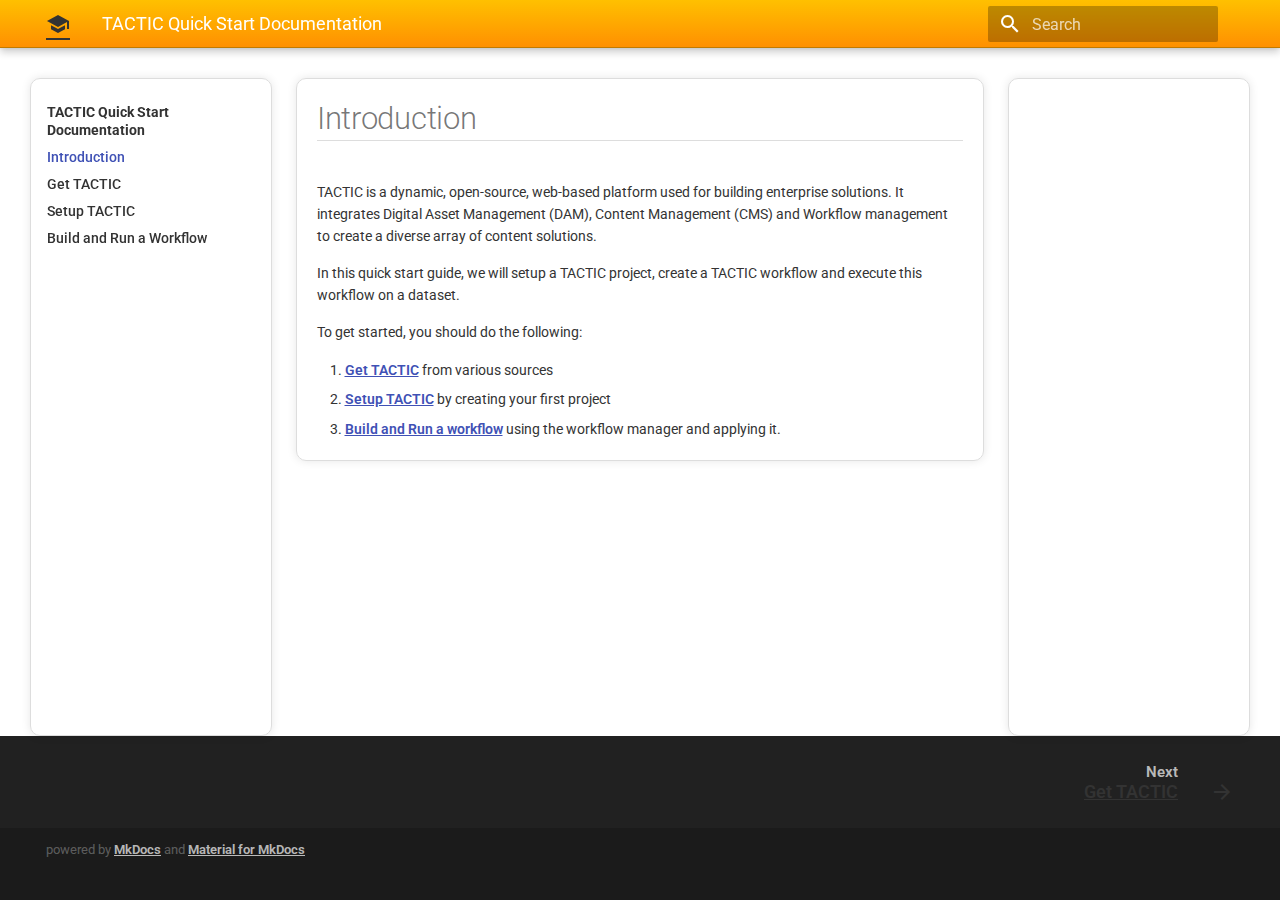
<file: quick-start/site/index.html>
<!doctype html>
<html lang="en" class="no-js">
  <head>
    
      <meta charset="utf-8">
      <meta name="viewport" content="width=device-width,initial-scale=1">
      <meta http-equiv="x-ua-compatible" content="ie=edge">
      
      
      
      
        <meta name="lang:clipboard.copy" content="Copy to clipboard">
      
        <meta name="lang:clipboard.copied" content="Copied to clipboard">
      
        <meta name="lang:search.language" content="en">
      
        <meta name="lang:search.pipeline.stopwords" content="True">
      
        <meta name="lang:search.pipeline.trimmer" content="True">
      
        <meta name="lang:search.result.none" content="No matching documents">
      
        <meta name="lang:search.result.one" content="1 matching document">
      
        <meta name="lang:search.result.other" content="# matching documents">
      
        <meta name="lang:search.tokenizer" content="[\s\-]+">
      
      <link rel="shortcut icon" href="assets/images/favicon.png">
      <meta name="generator" content="mkdocs-1.1, mkdocs-material-4.6.3">
    
    
      
        <title>TACTIC Quick Start Documentation</title>
      
    
    
      <link rel="stylesheet" href="assets/stylesheets/application.adb8469c.css">
      
      
    
    
      <script src="assets/javascripts/modernizr.86422ebf.js"></script>
    
    
      
        <link href="https://fonts.gstatic.com" rel="preconnect" crossorigin>
        <link rel="stylesheet" href="https://fonts.googleapis.com/css?family=Roboto:300,400,400i,700%7CRoboto+Mono&display=fallback">
        <style>body,input{font-family:"Roboto","Helvetica Neue",Helvetica,Arial,sans-serif}code,kbd,pre{font-family:"Roboto Mono","Courier New",Courier,monospace}</style>
      
    
    <link rel="stylesheet" href="assets/fonts/material-icons.css">
    
    
      <link rel="stylesheet" href="css/extra.css">
    
    
      
    
    
  </head>
  
    <body dir="ltr">
  
    <svg class="md-svg">
      <defs>
        
        
      </defs>
    </svg>
    <input class="md-toggle" data-md-toggle="drawer" type="checkbox" id="__drawer" autocomplete="off">
    <input class="md-toggle" data-md-toggle="search" type="checkbox" id="__search" autocomplete="off">
    <label class="md-overlay" data-md-component="overlay" for="__drawer"></label>
    
      <a href="#introduction" tabindex="0" class="md-skip">
        Skip to content
      </a>
    
    
      <header class="md-header" data-md-component="header">
  <nav class="md-header-nav md-grid">
    <div class="md-flex">
      <div class="md-flex__cell md-flex__cell--shrink">
        <a href="." title="TACTIC Quick Start Documentation" aria-label="TACTIC Quick Start Documentation" class="md-header-nav__button md-logo">
          
            <i class="md-icon"></i>
          
        </a>
      </div>
      <div class="md-flex__cell md-flex__cell--shrink">
        <label class="md-icon md-icon--menu md-header-nav__button" for="__drawer"></label>
      </div>
      <div class="md-flex__cell md-flex__cell--stretch">
        <div class="md-flex__ellipsis md-header-nav__title" data-md-component="title">
          
            <span class="md-header-nav__topic">
              TACTIC Quick Start Documentation
            </span>
            <span class="md-header-nav__topic">
              
                Introduction
              
            </span>
          
        </div>
      </div>
      <div class="md-flex__cell md-flex__cell--shrink">
        
          <label class="md-icon md-icon--search md-header-nav__button" for="__search"></label>
          
<div class="md-search" data-md-component="search" role="dialog">
  <label class="md-search__overlay" for="__search"></label>
  <div class="md-search__inner" role="search">
    <form class="md-search__form" name="search">
      <input type="text" class="md-search__input" aria-label="search" name="query" placeholder="Search" autocapitalize="off" autocorrect="off" autocomplete="off" spellcheck="false" data-md-component="query" data-md-state="active">
      <label class="md-icon md-search__icon" for="__search"></label>
      <button type="reset" class="md-icon md-search__icon" data-md-component="reset" tabindex="-1">
        &#xE5CD;
      </button>
    </form>
    <div class="md-search__output">
      <div class="md-search__scrollwrap" data-md-scrollfix>
        <div class="md-search-result" data-md-component="result">
          <div class="md-search-result__meta">
            Type to start searching
          </div>
          <ol class="md-search-result__list"></ol>
        </div>
      </div>
    </div>
  </div>
</div>
        
      </div>
      
    </div>
  </nav>
</header>
    
    <div class="md-container">
      
        
      
      
      <main class="md-main" role="main">
        <div class="md-main__inner md-grid" data-md-component="container">
          
            
              <div class="md-sidebar md-sidebar--primary" data-md-component="navigation">
                <div class="md-sidebar__scrollwrap">
                  <div class="md-sidebar__inner">
                    <nav class="md-nav md-nav--primary" data-md-level="0">
  <label class="md-nav__title md-nav__title--site" for="__drawer">
    <a href="." title="TACTIC Quick Start Documentation" class="md-nav__button md-logo">
      
        <i class="md-icon"></i>
      
    </a>
    TACTIC Quick Start Documentation
  </label>
  
  <ul class="md-nav__list" data-md-scrollfix>
    
      
      
      

  


  <li class="md-nav__item md-nav__item--active">
    
    <input class="md-toggle md-nav__toggle" data-md-toggle="toc" type="checkbox" id="__toc">
    
      
    
    
    <a href="." title="Introduction" class="md-nav__link md-nav__link--active">
      Introduction
    </a>
    
  </li>

    
      
      
      


  <li class="md-nav__item">
    <a href="get_tactic/" title="Get TACTIC" class="md-nav__link">
      Get TACTIC
    </a>
  </li>

    
      
      
      


  <li class="md-nav__item">
    <a href="setup/" title="Setup TACTIC" class="md-nav__link">
      Setup TACTIC
    </a>
  </li>

    
      
      
      


  <li class="md-nav__item">
    <a href="workflow/" title="Build and Run a Workflow" class="md-nav__link">
      Build and Run a Workflow
    </a>
  </li>

    
  </ul>
</nav>
                  </div>
                </div>
              </div>
            
            
              <div class="md-sidebar md-sidebar--secondary" data-md-component="toc">
                <div class="md-sidebar__scrollwrap">
                  <div class="md-sidebar__inner">
                    
<nav class="md-nav md-nav--secondary">
  
  
    
  
  
</nav>
                  </div>
                </div>
              </div>
            
          
          <div class="md-content">
            <article class="md-content__inner md-typeset">
              
                
                
                <h1 id="introduction">Introduction</h1>
<p>TACTIC is a dynamic, open-source, web-based platform used for building enterprise solutions. It integrates Digital Asset Management (DAM), Content Management (CMS) and Workflow management to create a diverse array of content solutions.</p>
<p>In this quick start guide, we will setup a TACTIC project, create a TACTIC workflow and execute this workflow on a dataset.</p>
<p>To get started, you should do the following:</p>
<ol>
<li><a href="/get_tactic">Get TACTIC</a> from various sources</li>
<li><a href="/setup">Setup TACTIC</a> by creating your first project</li>
<li><a href="/workflow">Build and Run a workflow</a> using the workflow manager and applying it.</li>
</ol>
                
                  
                
                
              
              
                


              
            </article>
          </div>
        </div>
      </main>
      
        
<footer class="md-footer">
  
    <div class="md-footer-nav">
      <nav class="md-footer-nav__inner md-grid">
        
        
          <a href="get_tactic/" title="Get TACTIC" class="md-flex md-footer-nav__link md-footer-nav__link--next" rel="next">
            <div class="md-flex__cell md-flex__cell--stretch md-footer-nav__title">
              <span class="md-flex__ellipsis">
                <span class="md-footer-nav__direction">
                  Next
                </span>
                Get TACTIC
              </span>
            </div>
            <div class="md-flex__cell md-flex__cell--shrink">
              <i class="md-icon md-icon--arrow-forward md-footer-nav__button"></i>
            </div>
          </a>
        
      </nav>
    </div>
  
  <div class="md-footer-meta md-typeset">
    <div class="md-footer-meta__inner md-grid">
      <div class="md-footer-copyright">
        
        powered by
        <a href="https://www.mkdocs.org" target="_blank" rel="noopener">MkDocs</a>
        and
        <a href="https://squidfunk.github.io/mkdocs-material/" target="_blank" rel="noopener">
          Material for MkDocs</a>
      </div>
      
  <div class="md-footer-social">
    <link rel="stylesheet" href="assets/fonts/font-awesome.css">
    
      <a href="https://github.com/squidfunk" target="_blank" rel="noopener" title="" class="md-footer-social__link fa fa-"></a>
    
      <a href="https://twitter.com/squidfunk" target="_blank" rel="noopener" title="" class="md-footer-social__link fa fa-"></a>
    
      <a href="https://linkedin.com/in/squidfunk" target="_blank" rel="noopener" title="" class="md-footer-social__link fa fa-"></a>
    
  </div>

    </div>
  </div>
</footer>
      
    </div>
    
      <script src="assets/javascripts/application.c33a9706.js"></script>
      
      <script>app.initialize({version:"1.1",url:{base:"."}})</script>
      
    
  </body>
</html>
</file>
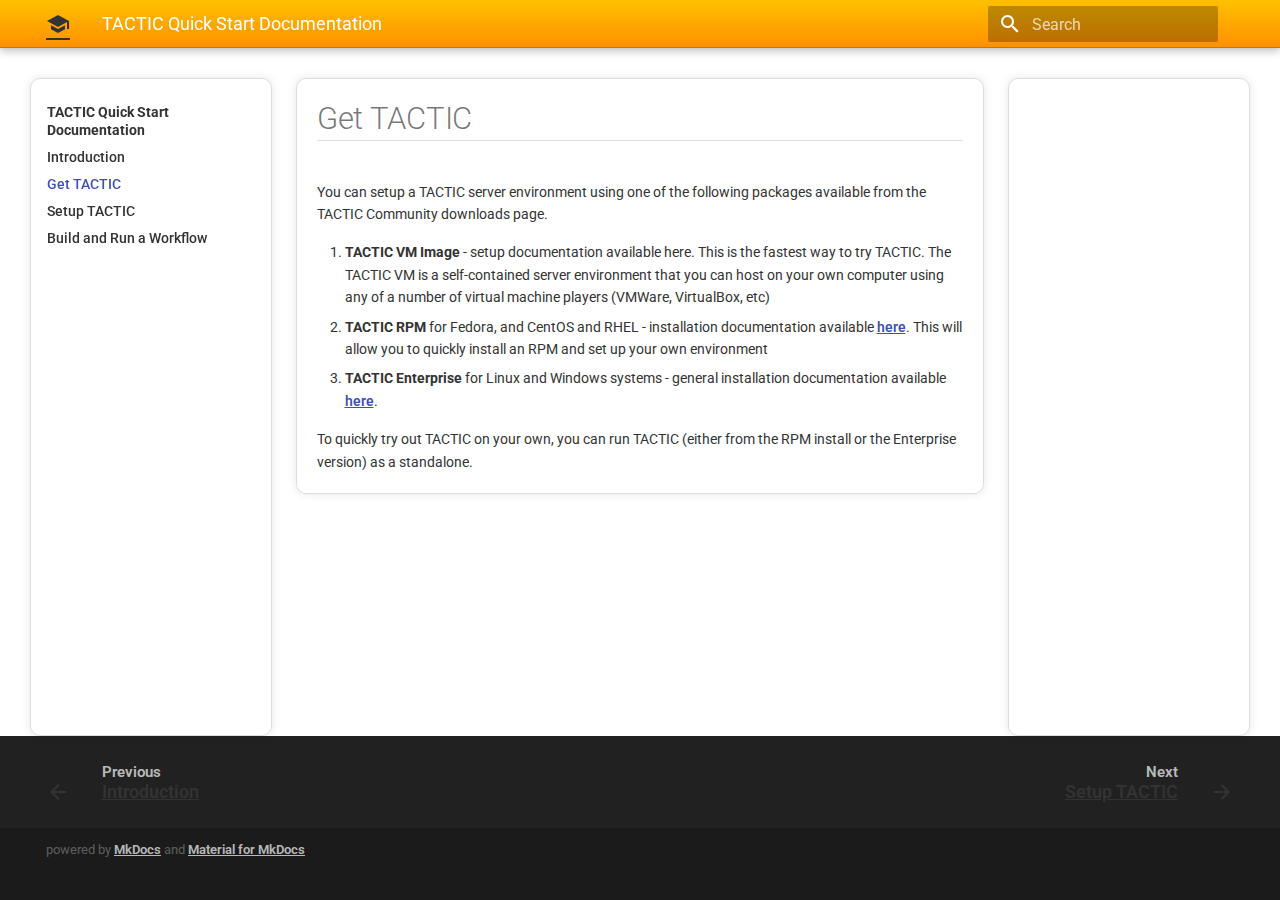
<file: quick-start/site/get_tactic/index.html>
<!doctype html>
<html lang="en" class="no-js">
  <head>
    
      <meta charset="utf-8">
      <meta name="viewport" content="width=device-width,initial-scale=1">
      <meta http-equiv="x-ua-compatible" content="ie=edge">
      
      
      
      
        <meta name="lang:clipboard.copy" content="Copy to clipboard">
      
        <meta name="lang:clipboard.copied" content="Copied to clipboard">
      
        <meta name="lang:search.language" content="en">
      
        <meta name="lang:search.pipeline.stopwords" content="True">
      
        <meta name="lang:search.pipeline.trimmer" content="True">
      
        <meta name="lang:search.result.none" content="No matching documents">
      
        <meta name="lang:search.result.one" content="1 matching document">
      
        <meta name="lang:search.result.other" content="# matching documents">
      
        <meta name="lang:search.tokenizer" content="[\s\-]+">
      
      <link rel="shortcut icon" href="../assets/images/favicon.png">
      <meta name="generator" content="mkdocs-1.1, mkdocs-material-4.6.3">
    
    
      
        <title>Get TACTIC - TACTIC Quick Start Documentation</title>
      
    
    
      <link rel="stylesheet" href="../assets/stylesheets/application.adb8469c.css">
      
      
    
    
      <script src="../assets/javascripts/modernizr.86422ebf.js"></script>
    
    
      
        <link href="https://fonts.gstatic.com" rel="preconnect" crossorigin>
        <link rel="stylesheet" href="https://fonts.googleapis.com/css?family=Roboto:300,400,400i,700%7CRoboto+Mono&display=fallback">
        <style>body,input{font-family:"Roboto","Helvetica Neue",Helvetica,Arial,sans-serif}code,kbd,pre{font-family:"Roboto Mono","Courier New",Courier,monospace}</style>
      
    
    <link rel="stylesheet" href="../assets/fonts/material-icons.css">
    
    
      <link rel="stylesheet" href="../css/extra.css">
    
    
      
    
    
  </head>
  
    <body dir="ltr">
  
    <svg class="md-svg">
      <defs>
        
        
      </defs>
    </svg>
    <input class="md-toggle" data-md-toggle="drawer" type="checkbox" id="__drawer" autocomplete="off">
    <input class="md-toggle" data-md-toggle="search" type="checkbox" id="__search" autocomplete="off">
    <label class="md-overlay" data-md-component="overlay" for="__drawer"></label>
    
      <a href="#get-tactic" tabindex="0" class="md-skip">
        Skip to content
      </a>
    
    
      <header class="md-header" data-md-component="header">
  <nav class="md-header-nav md-grid">
    <div class="md-flex">
      <div class="md-flex__cell md-flex__cell--shrink">
        <a href=".." title="TACTIC Quick Start Documentation" aria-label="TACTIC Quick Start Documentation" class="md-header-nav__button md-logo">
          
            <i class="md-icon"></i>
          
        </a>
      </div>
      <div class="md-flex__cell md-flex__cell--shrink">
        <label class="md-icon md-icon--menu md-header-nav__button" for="__drawer"></label>
      </div>
      <div class="md-flex__cell md-flex__cell--stretch">
        <div class="md-flex__ellipsis md-header-nav__title" data-md-component="title">
          
            <span class="md-header-nav__topic">
              TACTIC Quick Start Documentation
            </span>
            <span class="md-header-nav__topic">
              
                Get TACTIC
              
            </span>
          
        </div>
      </div>
      <div class="md-flex__cell md-flex__cell--shrink">
        
          <label class="md-icon md-icon--search md-header-nav__button" for="__search"></label>
          
<div class="md-search" data-md-component="search" role="dialog">
  <label class="md-search__overlay" for="__search"></label>
  <div class="md-search__inner" role="search">
    <form class="md-search__form" name="search">
      <input type="text" class="md-search__input" aria-label="search" name="query" placeholder="Search" autocapitalize="off" autocorrect="off" autocomplete="off" spellcheck="false" data-md-component="query" data-md-state="active">
      <label class="md-icon md-search__icon" for="__search"></label>
      <button type="reset" class="md-icon md-search__icon" data-md-component="reset" tabindex="-1">
        &#xE5CD;
      </button>
    </form>
    <div class="md-search__output">
      <div class="md-search__scrollwrap" data-md-scrollfix>
        <div class="md-search-result" data-md-component="result">
          <div class="md-search-result__meta">
            Type to start searching
          </div>
          <ol class="md-search-result__list"></ol>
        </div>
      </div>
    </div>
  </div>
</div>
        
      </div>
      
    </div>
  </nav>
</header>
    
    <div class="md-container">
      
        
      
      
      <main class="md-main" role="main">
        <div class="md-main__inner md-grid" data-md-component="container">
          
            
              <div class="md-sidebar md-sidebar--primary" data-md-component="navigation">
                <div class="md-sidebar__scrollwrap">
                  <div class="md-sidebar__inner">
                    <nav class="md-nav md-nav--primary" data-md-level="0">
  <label class="md-nav__title md-nav__title--site" for="__drawer">
    <a href=".." title="TACTIC Quick Start Documentation" class="md-nav__button md-logo">
      
        <i class="md-icon"></i>
      
    </a>
    TACTIC Quick Start Documentation
  </label>
  
  <ul class="md-nav__list" data-md-scrollfix>
    
      
      
      


  <li class="md-nav__item">
    <a href=".." title="Introduction" class="md-nav__link">
      Introduction
    </a>
  </li>

    
      
      
      

  


  <li class="md-nav__item md-nav__item--active">
    
    <input class="md-toggle md-nav__toggle" data-md-toggle="toc" type="checkbox" id="__toc">
    
      
    
    
    <a href="./" title="Get TACTIC" class="md-nav__link md-nav__link--active">
      Get TACTIC
    </a>
    
  </li>

    
      
      
      


  <li class="md-nav__item">
    <a href="../setup/" title="Setup TACTIC" class="md-nav__link">
      Setup TACTIC
    </a>
  </li>

    
      
      
      


  <li class="md-nav__item">
    <a href="../workflow/" title="Build and Run a Workflow" class="md-nav__link">
      Build and Run a Workflow
    </a>
  </li>

    
  </ul>
</nav>
                  </div>
                </div>
              </div>
            
            
              <div class="md-sidebar md-sidebar--secondary" data-md-component="toc">
                <div class="md-sidebar__scrollwrap">
                  <div class="md-sidebar__inner">
                    
<nav class="md-nav md-nav--secondary">
  
  
    
  
  
</nav>
                  </div>
                </div>
              </div>
            
          
          <div class="md-content">
            <article class="md-content__inner md-typeset">
              
                
                
                <h1 id="get-tactic">Get TACTIC</h1>
<p>You can setup a TACTIC server environment using one of the following packages available from the TACTIC Community downloads page.</p>
<ol>
<li><strong>TACTIC VM Image</strong> - setup documentation available here. This is the fastest way to try TACTIC. The TACTIC VM is a self-contained server environment that you can host on your own computer using any of a number of virtual machine players (VMWare, VirtualBox, etc)</li>
<li><strong>TACTIC RPM</strong> for Fedora, and CentOS and RHEL - installation documentation available <a href="/docs/sys-admin/install-tactic-rhel/">here</a>.  This will allow you to quickly install an RPM and set up your own environment</li>
<li><strong>TACTIC Enterprise</strong> for Linux and Windows systems - general installation documentation available <a href="/docs/sys-admin/install-tactic-general">here</a>.</li>
</ol>
<p>To quickly try out TACTIC on your own, you can run TACTIC (either from the RPM install or the Enterprise version) as a standalone.</p>
                
                  
                
                
              
              
                


              
            </article>
          </div>
        </div>
      </main>
      
        
<footer class="md-footer">
  
    <div class="md-footer-nav">
      <nav class="md-footer-nav__inner md-grid">
        
          <a href=".." title="Introduction" class="md-flex md-footer-nav__link md-footer-nav__link--prev" rel="prev">
            <div class="md-flex__cell md-flex__cell--shrink">
              <i class="md-icon md-icon--arrow-back md-footer-nav__button"></i>
            </div>
            <div class="md-flex__cell md-flex__cell--stretch md-footer-nav__title">
              <span class="md-flex__ellipsis">
                <span class="md-footer-nav__direction">
                  Previous
                </span>
                Introduction
              </span>
            </div>
          </a>
        
        
          <a href="../setup/" title="Setup TACTIC" class="md-flex md-footer-nav__link md-footer-nav__link--next" rel="next">
            <div class="md-flex__cell md-flex__cell--stretch md-footer-nav__title">
              <span class="md-flex__ellipsis">
                <span class="md-footer-nav__direction">
                  Next
                </span>
                Setup TACTIC
              </span>
            </div>
            <div class="md-flex__cell md-flex__cell--shrink">
              <i class="md-icon md-icon--arrow-forward md-footer-nav__button"></i>
            </div>
          </a>
        
      </nav>
    </div>
  
  <div class="md-footer-meta md-typeset">
    <div class="md-footer-meta__inner md-grid">
      <div class="md-footer-copyright">
        
        powered by
        <a href="https://www.mkdocs.org" target="_blank" rel="noopener">MkDocs</a>
        and
        <a href="https://squidfunk.github.io/mkdocs-material/" target="_blank" rel="noopener">
          Material for MkDocs</a>
      </div>
      
  <div class="md-footer-social">
    <link rel="stylesheet" href="../assets/fonts/font-awesome.css">
    
      <a href="https://github.com/squidfunk" target="_blank" rel="noopener" title="" class="md-footer-social__link fa fa-"></a>
    
      <a href="https://twitter.com/squidfunk" target="_blank" rel="noopener" title="" class="md-footer-social__link fa fa-"></a>
    
      <a href="https://linkedin.com/in/squidfunk" target="_blank" rel="noopener" title="" class="md-footer-social__link fa fa-"></a>
    
  </div>

    </div>
  </div>
</footer>
      
    </div>
    
      <script src="../assets/javascripts/application.c33a9706.js"></script>
      
      <script>app.initialize({version:"1.1",url:{base:".."}})</script>
      
    
  </body>
</html>
</file>
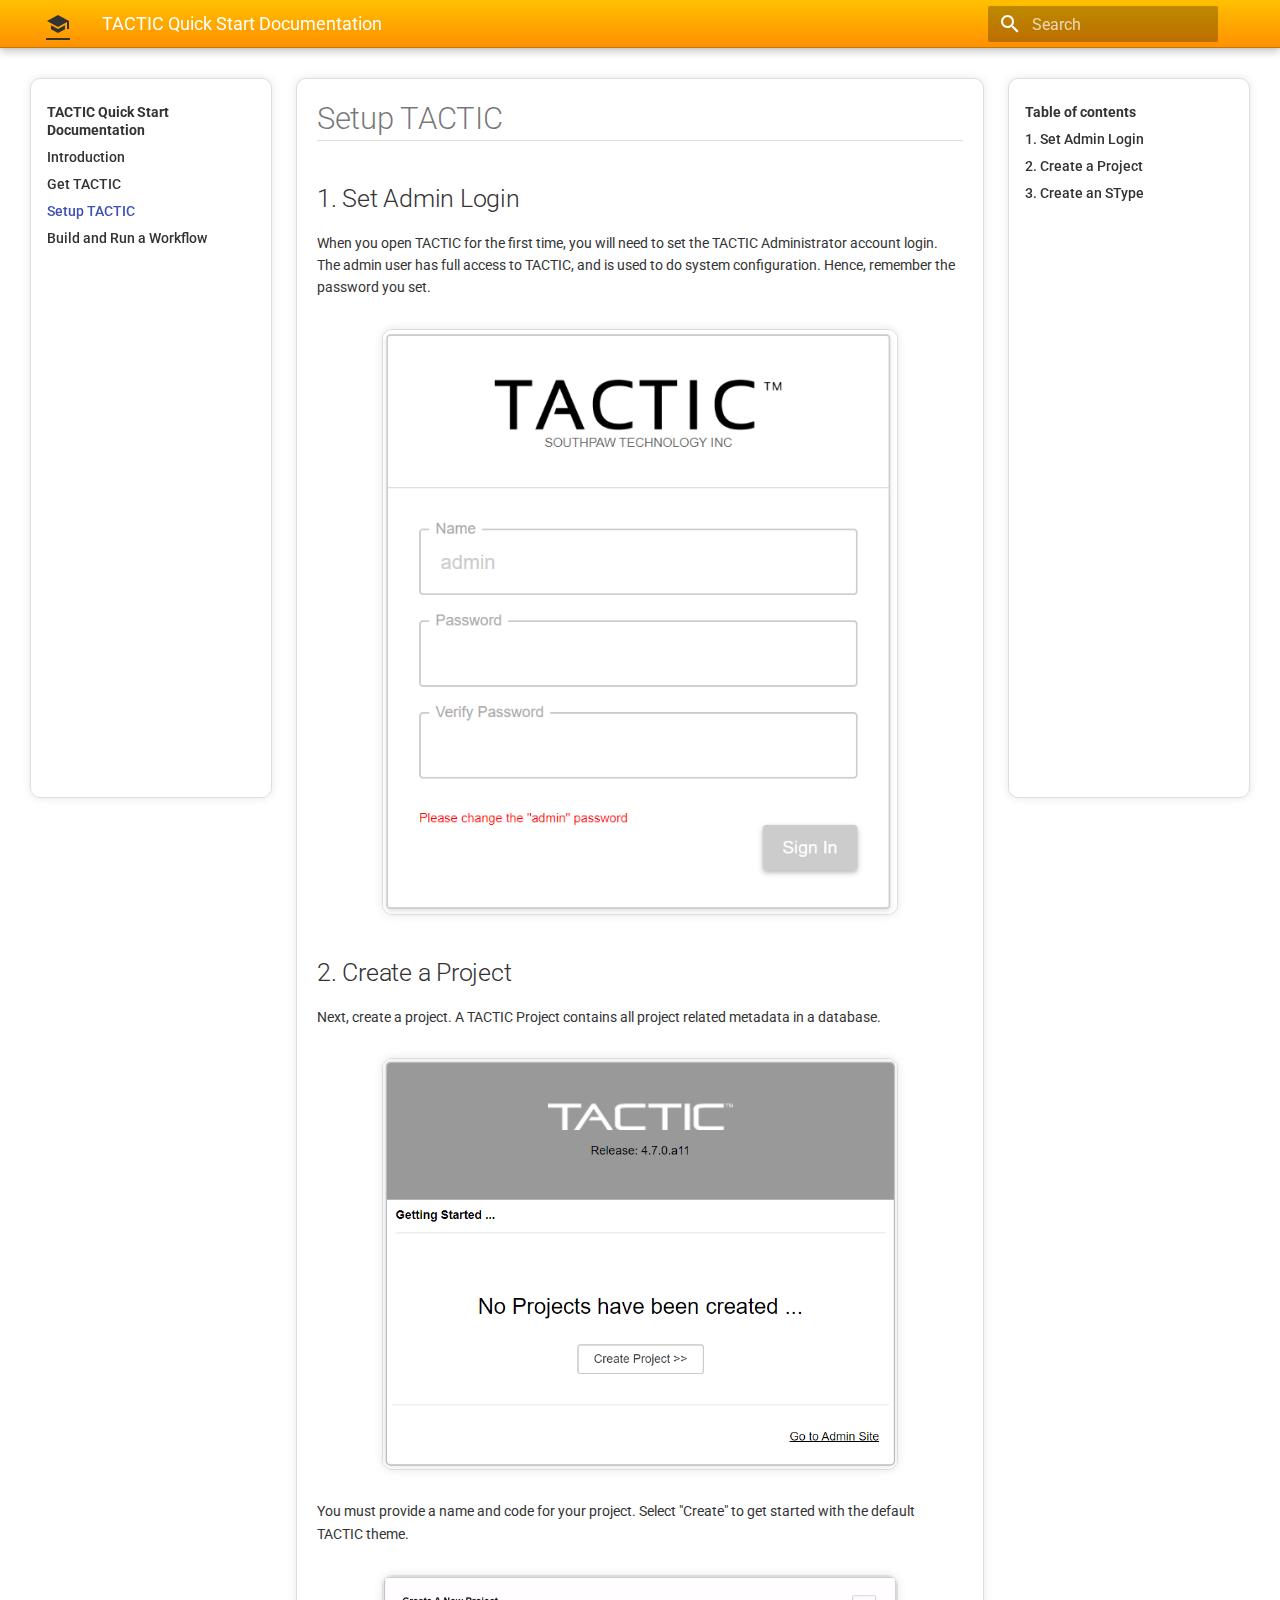
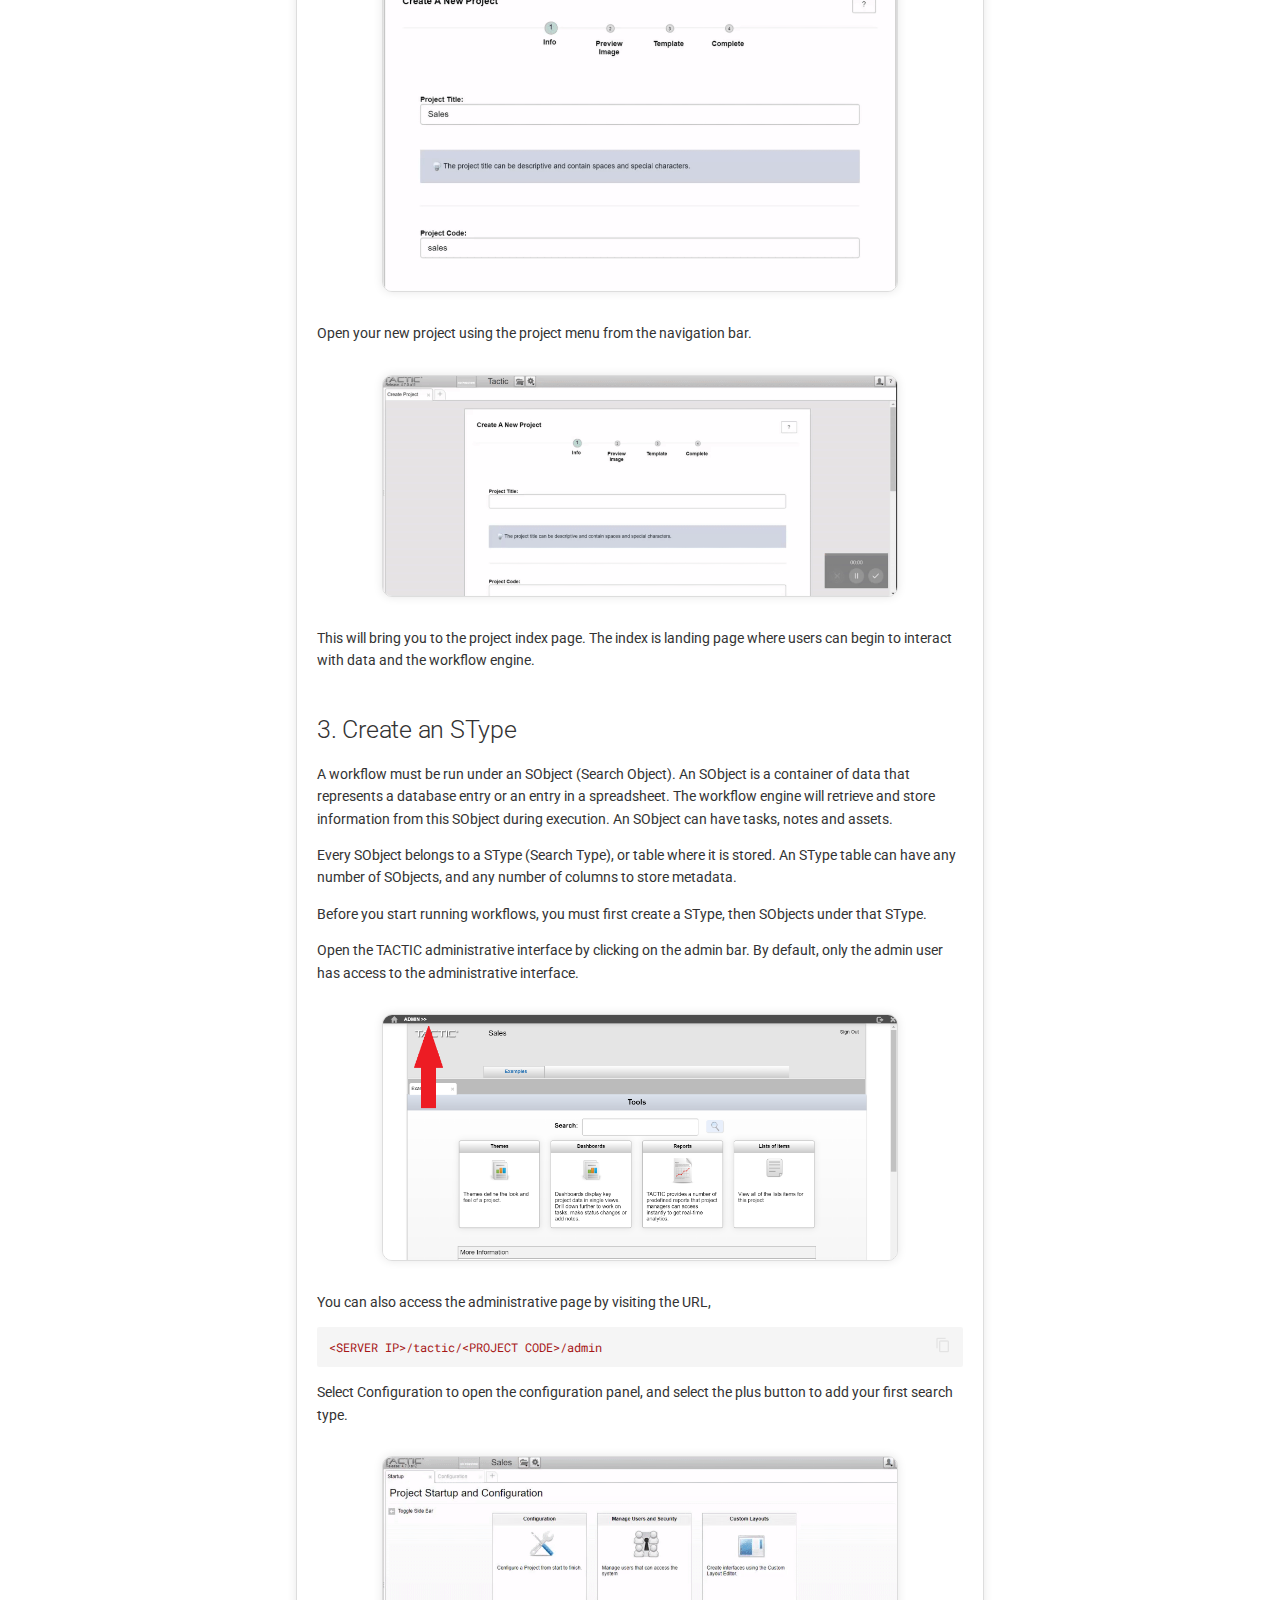
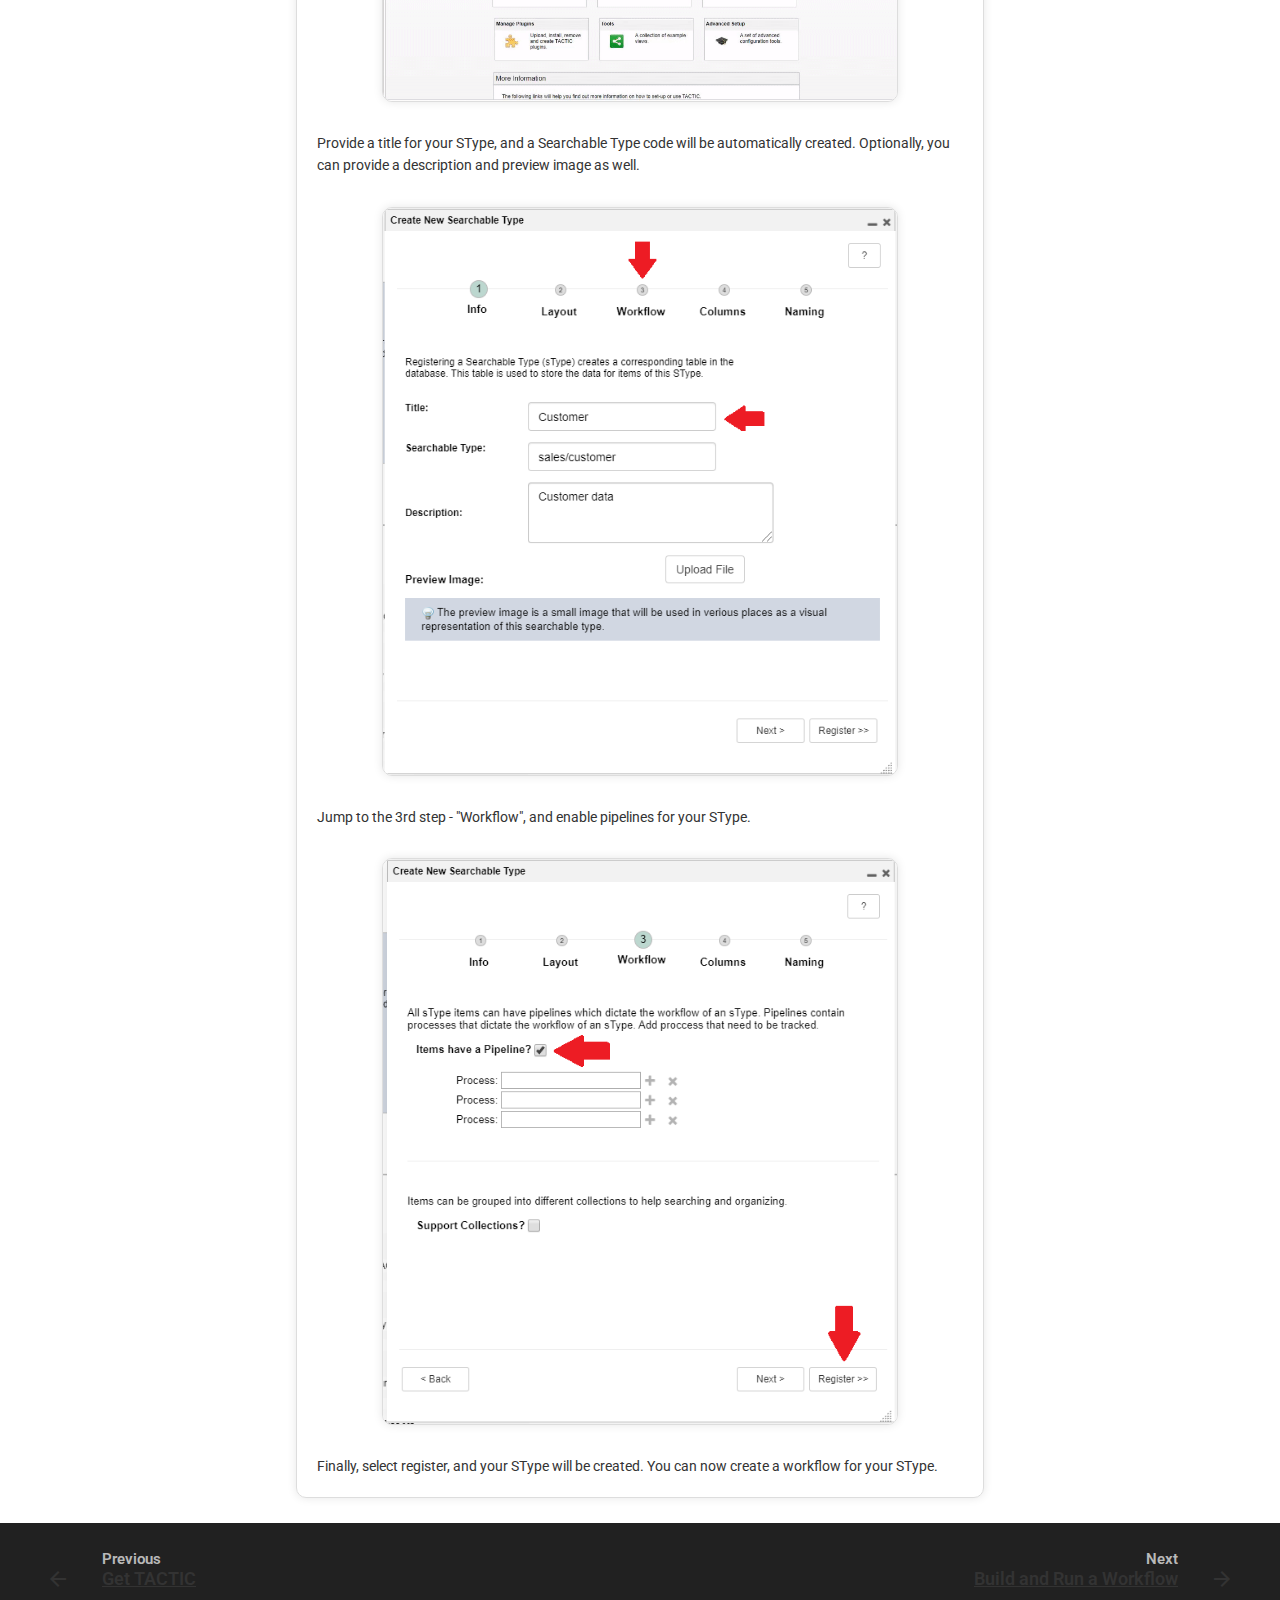
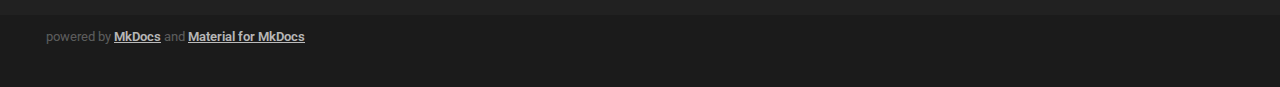
<file: quick-start/site/setup/index.html>
<!doctype html>
<html lang="en" class="no-js">
  <head>
    
      <meta charset="utf-8">
      <meta name="viewport" content="width=device-width,initial-scale=1">
      <meta http-equiv="x-ua-compatible" content="ie=edge">
      
      
      
      
        <meta name="lang:clipboard.copy" content="Copy to clipboard">
      
        <meta name="lang:clipboard.copied" content="Copied to clipboard">
      
        <meta name="lang:search.language" content="en">
      
        <meta name="lang:search.pipeline.stopwords" content="True">
      
        <meta name="lang:search.pipeline.trimmer" content="True">
      
        <meta name="lang:search.result.none" content="No matching documents">
      
        <meta name="lang:search.result.one" content="1 matching document">
      
        <meta name="lang:search.result.other" content="# matching documents">
      
        <meta name="lang:search.tokenizer" content="[\s\-]+">
      
      <link rel="shortcut icon" href="../assets/images/favicon.png">
      <meta name="generator" content="mkdocs-1.1, mkdocs-material-4.6.3">
    
    
      
        <title>Setup TACTIC - TACTIC Quick Start Documentation</title>
      
    
    
      <link rel="stylesheet" href="../assets/stylesheets/application.adb8469c.css">
      
      
    
    
      <script src="../assets/javascripts/modernizr.86422ebf.js"></script>
    
    
      
        <link href="https://fonts.gstatic.com" rel="preconnect" crossorigin>
        <link rel="stylesheet" href="https://fonts.googleapis.com/css?family=Roboto:300,400,400i,700%7CRoboto+Mono&display=fallback">
        <style>body,input{font-family:"Roboto","Helvetica Neue",Helvetica,Arial,sans-serif}code,kbd,pre{font-family:"Roboto Mono","Courier New",Courier,monospace}</style>
      
    
    <link rel="stylesheet" href="../assets/fonts/material-icons.css">
    
    
      <link rel="stylesheet" href="../css/extra.css">
    
    
      
    
    
  </head>
  
    <body dir="ltr">
  
    <svg class="md-svg">
      <defs>
        
        
      </defs>
    </svg>
    <input class="md-toggle" data-md-toggle="drawer" type="checkbox" id="__drawer" autocomplete="off">
    <input class="md-toggle" data-md-toggle="search" type="checkbox" id="__search" autocomplete="off">
    <label class="md-overlay" data-md-component="overlay" for="__drawer"></label>
    
      <a href="#setup-tactic" tabindex="0" class="md-skip">
        Skip to content
      </a>
    
    
      <header class="md-header" data-md-component="header">
  <nav class="md-header-nav md-grid">
    <div class="md-flex">
      <div class="md-flex__cell md-flex__cell--shrink">
        <a href=".." title="TACTIC Quick Start Documentation" aria-label="TACTIC Quick Start Documentation" class="md-header-nav__button md-logo">
          
            <i class="md-icon"></i>
          
        </a>
      </div>
      <div class="md-flex__cell md-flex__cell--shrink">
        <label class="md-icon md-icon--menu md-header-nav__button" for="__drawer"></label>
      </div>
      <div class="md-flex__cell md-flex__cell--stretch">
        <div class="md-flex__ellipsis md-header-nav__title" data-md-component="title">
          
            <span class="md-header-nav__topic">
              TACTIC Quick Start Documentation
            </span>
            <span class="md-header-nav__topic">
              
                Setup TACTIC
              
            </span>
          
        </div>
      </div>
      <div class="md-flex__cell md-flex__cell--shrink">
        
          <label class="md-icon md-icon--search md-header-nav__button" for="__search"></label>
          
<div class="md-search" data-md-component="search" role="dialog">
  <label class="md-search__overlay" for="__search"></label>
  <div class="md-search__inner" role="search">
    <form class="md-search__form" name="search">
      <input type="text" class="md-search__input" aria-label="search" name="query" placeholder="Search" autocapitalize="off" autocorrect="off" autocomplete="off" spellcheck="false" data-md-component="query" data-md-state="active">
      <label class="md-icon md-search__icon" for="__search"></label>
      <button type="reset" class="md-icon md-search__icon" data-md-component="reset" tabindex="-1">
        &#xE5CD;
      </button>
    </form>
    <div class="md-search__output">
      <div class="md-search__scrollwrap" data-md-scrollfix>
        <div class="md-search-result" data-md-component="result">
          <div class="md-search-result__meta">
            Type to start searching
          </div>
          <ol class="md-search-result__list"></ol>
        </div>
      </div>
    </div>
  </div>
</div>
        
      </div>
      
    </div>
  </nav>
</header>
    
    <div class="md-container">
      
        
      
      
      <main class="md-main" role="main">
        <div class="md-main__inner md-grid" data-md-component="container">
          
            
              <div class="md-sidebar md-sidebar--primary" data-md-component="navigation">
                <div class="md-sidebar__scrollwrap">
                  <div class="md-sidebar__inner">
                    <nav class="md-nav md-nav--primary" data-md-level="0">
  <label class="md-nav__title md-nav__title--site" for="__drawer">
    <a href=".." title="TACTIC Quick Start Documentation" class="md-nav__button md-logo">
      
        <i class="md-icon"></i>
      
    </a>
    TACTIC Quick Start Documentation
  </label>
  
  <ul class="md-nav__list" data-md-scrollfix>
    
      
      
      


  <li class="md-nav__item">
    <a href=".." title="Introduction" class="md-nav__link">
      Introduction
    </a>
  </li>

    
      
      
      


  <li class="md-nav__item">
    <a href="../get_tactic/" title="Get TACTIC" class="md-nav__link">
      Get TACTIC
    </a>
  </li>

    
      
      
      

  


  <li class="md-nav__item md-nav__item--active">
    
    <input class="md-toggle md-nav__toggle" data-md-toggle="toc" type="checkbox" id="__toc">
    
      
    
    
      <label class="md-nav__link md-nav__link--active" for="__toc">
        Setup TACTIC
      </label>
    
    <a href="./" title="Setup TACTIC" class="md-nav__link md-nav__link--active">
      Setup TACTIC
    </a>
    
      
<nav class="md-nav md-nav--secondary">
  
  
    
  
  
    <label class="md-nav__title" for="__toc">Table of contents</label>
    <ul class="md-nav__list" data-md-scrollfix>
      
        <li class="md-nav__item">
  <a href="#1-set-admin-login" class="md-nav__link">
    1. Set Admin Login
  </a>
  
</li>
      
        <li class="md-nav__item">
  <a href="#2-create-a-project" class="md-nav__link">
    2. Create a Project
  </a>
  
</li>
      
        <li class="md-nav__item">
  <a href="#3-create-an-stype" class="md-nav__link">
    3. Create an SType
  </a>
  
</li>
      
      
      
      
      
    </ul>
  
</nav>
    
  </li>

    
      
      
      


  <li class="md-nav__item">
    <a href="../workflow/" title="Build and Run a Workflow" class="md-nav__link">
      Build and Run a Workflow
    </a>
  </li>

    
  </ul>
</nav>
                  </div>
                </div>
              </div>
            
            
              <div class="md-sidebar md-sidebar--secondary" data-md-component="toc">
                <div class="md-sidebar__scrollwrap">
                  <div class="md-sidebar__inner">
                    
<nav class="md-nav md-nav--secondary">
  
  
    
  
  
    <label class="md-nav__title" for="__toc">Table of contents</label>
    <ul class="md-nav__list" data-md-scrollfix>
      
        <li class="md-nav__item">
  <a href="#1-set-admin-login" class="md-nav__link">
    1. Set Admin Login
  </a>
  
</li>
      
        <li class="md-nav__item">
  <a href="#2-create-a-project" class="md-nav__link">
    2. Create a Project
  </a>
  
</li>
      
        <li class="md-nav__item">
  <a href="#3-create-an-stype" class="md-nav__link">
    3. Create an SType
  </a>
  
</li>
      
      
      
      
      
    </ul>
  
</nav>
                  </div>
                </div>
              </div>
            
          
          <div class="md-content">
            <article class="md-content__inner md-typeset">
              
                
                
                <h1 id="setup-tactic">Setup TACTIC</h1>
<h2 id="1-set-admin-login">1. Set Admin Login</h2>
<p>When you open TACTIC for the first time, you will need to set the TACTIC Administrator account login. The admin user has full access to TACTIC, and is used to do system configuration. Hence, remember the password you set.</p>
<p><img alt="TACTIC Login" src="../media/quick-start-fresh-login.png" /></p>
<h2 id="2-create-a-project">2. Create a Project</h2>
<p>Next, create a project. A TACTIC Project contains all project related metadata in a database.</p>
<p><img alt="TACTIC Login" src="../media/quick-start-create-project.png" /></p>
<p>You must provide a name and code for your project. Select "Create" to get started with the default TACTIC theme.</p>
<p><img alt="TACTIC Create Project" src="../media/quick-start-create-project-1.gif" /></p>
<p>Open your new project using the project menu from the navigation bar.</p>
<p><img alt="TACTIC Create Project" src="../media/quick-start-create-project-2.gif" /></p>
<p>This will bring you to the project index page. The index is landing page where users can begin to interact with data and the workflow engine.</p>
<h2 id="3-create-an-stype">3. Create an SType</h2>
<p>A workflow must be run under an SObject (Search Object). An SObject is a container of data that represents a database entry or an entry in a spreadsheet. The workflow engine will retrieve and store information from this SObject during execution. An SObject can have tasks, notes and assets.</p>
<p>Every SObject belongs to a SType (Search Type), or table where it is stored. An SType table can have any number of SObjects, and any number of columns to store metadata.</p>
<p>Before you start running workflows, you must first create a SType, then SObjects under that SType.</p>
<p>Open the TACTIC administrative interface by clicking on the admin bar. By default, only the admin user has access to the administrative interface.</p>
<p><img alt="TACTIC Create sType" src="../media/quick-start-create-stype-1.png" /></p>
<p>You can also access the administrative page by visiting the URL,</p>
<div class="codehilite"><pre><span></span><code><span class="err">&lt;SERVER IP&gt;/tactic/&lt;PROJECT CODE&gt;/admin</span>
</code></pre></div>


<p>Select Configuration to open the configuration panel, and select the plus button to add your first search type.</p>
<p><img alt="TACTIC Create sType" src="../media/quick-start-create-stype-2.gif" /></p>
<p>Provide a title for your SType, and a Searchable Type code will be automatically created. Optionally, you can provide a description and preview image as well.</p>
<p><img alt="TACTIC Create sType" src="../media/quick-start-create-stype-3.png" /></p>
<p>Jump to the 3rd step - "Workflow", and enable pipelines for your SType.</p>
<p><img alt="TACTIC Create sType" src="../media/quick-start-create-stype-4.png" /></p>
<p>Finally, select register, and your SType will be created. You can now create a workflow for your SType.</p>
                
                  
                
                
              
              
                


              
            </article>
          </div>
        </div>
      </main>
      
        
<footer class="md-footer">
  
    <div class="md-footer-nav">
      <nav class="md-footer-nav__inner md-grid">
        
          <a href="../get_tactic/" title="Get TACTIC" class="md-flex md-footer-nav__link md-footer-nav__link--prev" rel="prev">
            <div class="md-flex__cell md-flex__cell--shrink">
              <i class="md-icon md-icon--arrow-back md-footer-nav__button"></i>
            </div>
            <div class="md-flex__cell md-flex__cell--stretch md-footer-nav__title">
              <span class="md-flex__ellipsis">
                <span class="md-footer-nav__direction">
                  Previous
                </span>
                Get TACTIC
              </span>
            </div>
          </a>
        
        
          <a href="../workflow/" title="Build and Run a Workflow" class="md-flex md-footer-nav__link md-footer-nav__link--next" rel="next">
            <div class="md-flex__cell md-flex__cell--stretch md-footer-nav__title">
              <span class="md-flex__ellipsis">
                <span class="md-footer-nav__direction">
                  Next
                </span>
                Build and Run a Workflow
              </span>
            </div>
            <div class="md-flex__cell md-flex__cell--shrink">
              <i class="md-icon md-icon--arrow-forward md-footer-nav__button"></i>
            </div>
          </a>
        
      </nav>
    </div>
  
  <div class="md-footer-meta md-typeset">
    <div class="md-footer-meta__inner md-grid">
      <div class="md-footer-copyright">
        
        powered by
        <a href="https://www.mkdocs.org" target="_blank" rel="noopener">MkDocs</a>
        and
        <a href="https://squidfunk.github.io/mkdocs-material/" target="_blank" rel="noopener">
          Material for MkDocs</a>
      </div>
      
  <div class="md-footer-social">
    <link rel="stylesheet" href="../assets/fonts/font-awesome.css">
    
      <a href="https://github.com/squidfunk" target="_blank" rel="noopener" title="" class="md-footer-social__link fa fa-"></a>
    
      <a href="https://twitter.com/squidfunk" target="_blank" rel="noopener" title="" class="md-footer-social__link fa fa-"></a>
    
      <a href="https://linkedin.com/in/squidfunk" target="_blank" rel="noopener" title="" class="md-footer-social__link fa fa-"></a>
    
  </div>

    </div>
  </div>
</footer>
      
    </div>
    
      <script src="../assets/javascripts/application.c33a9706.js"></script>
      
      <script>app.initialize({version:"1.1",url:{base:".."}})</script>
      
    
  </body>
</html>
</file>
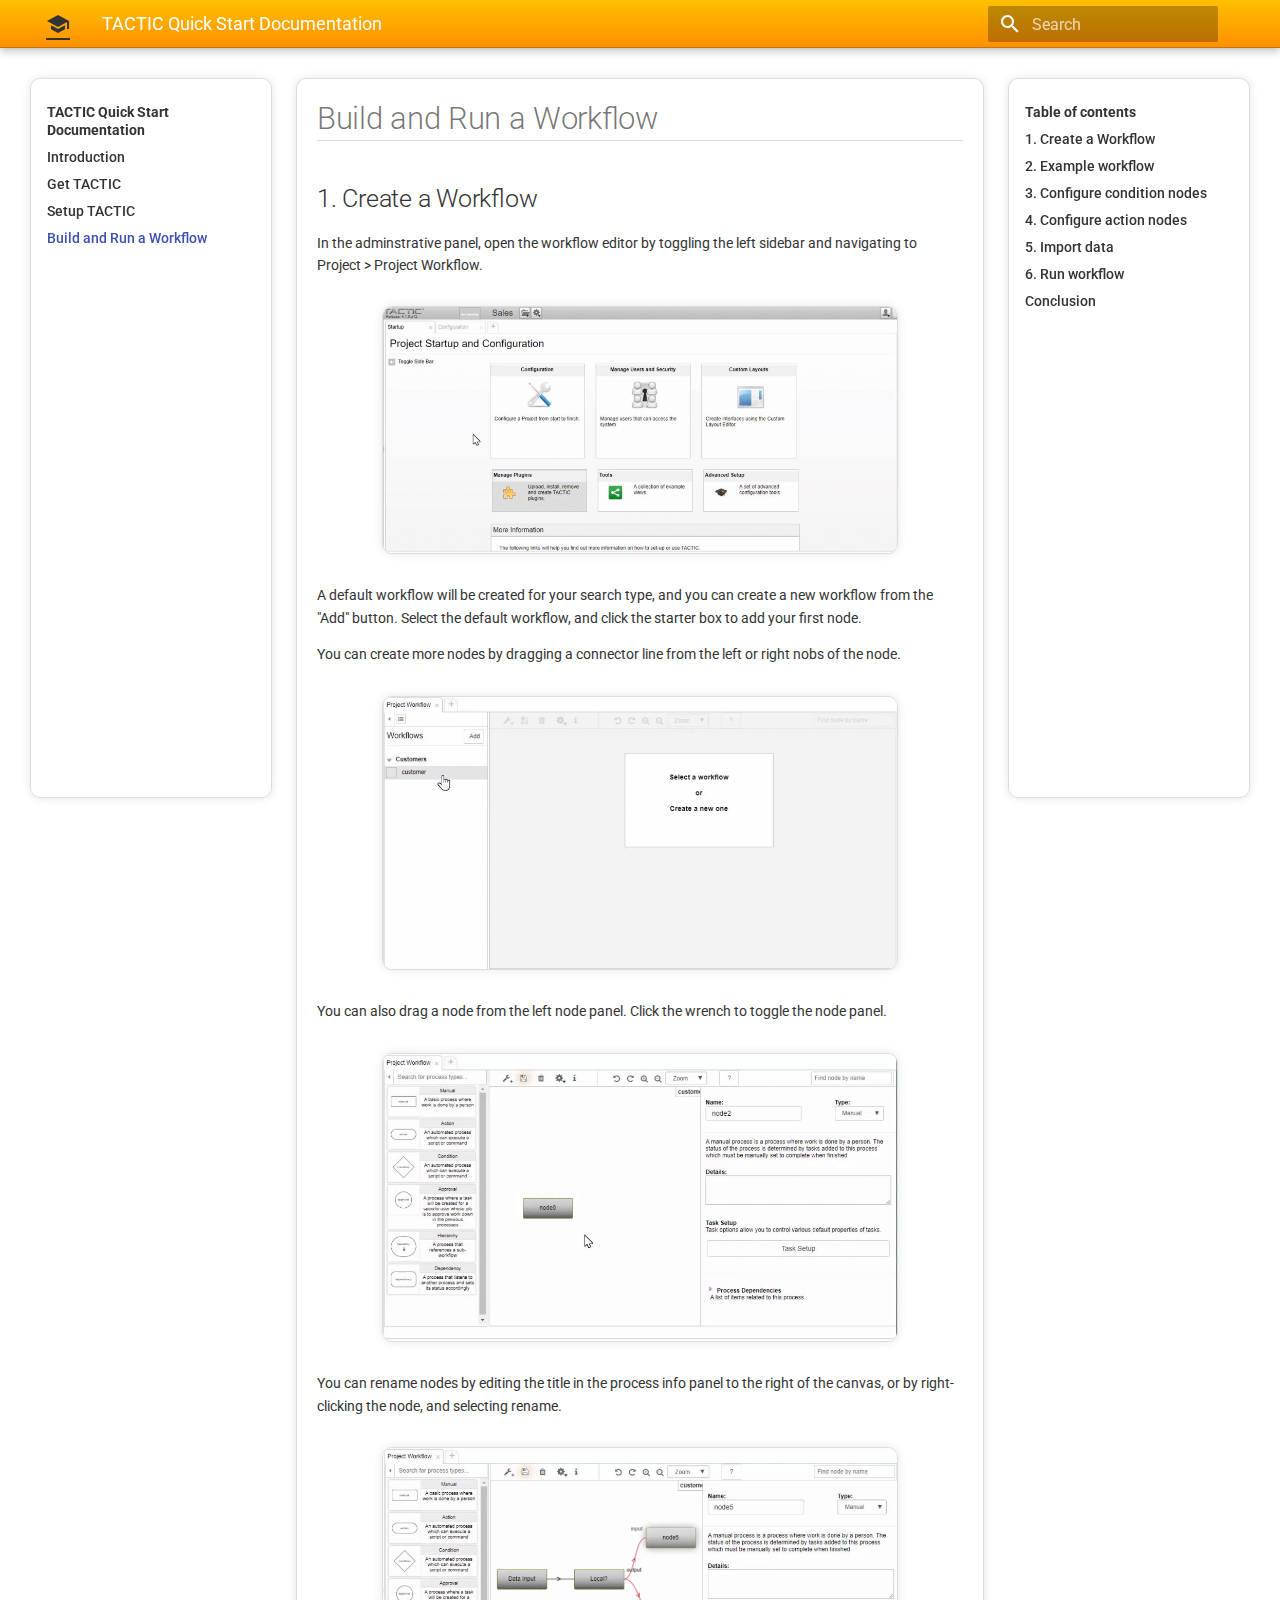
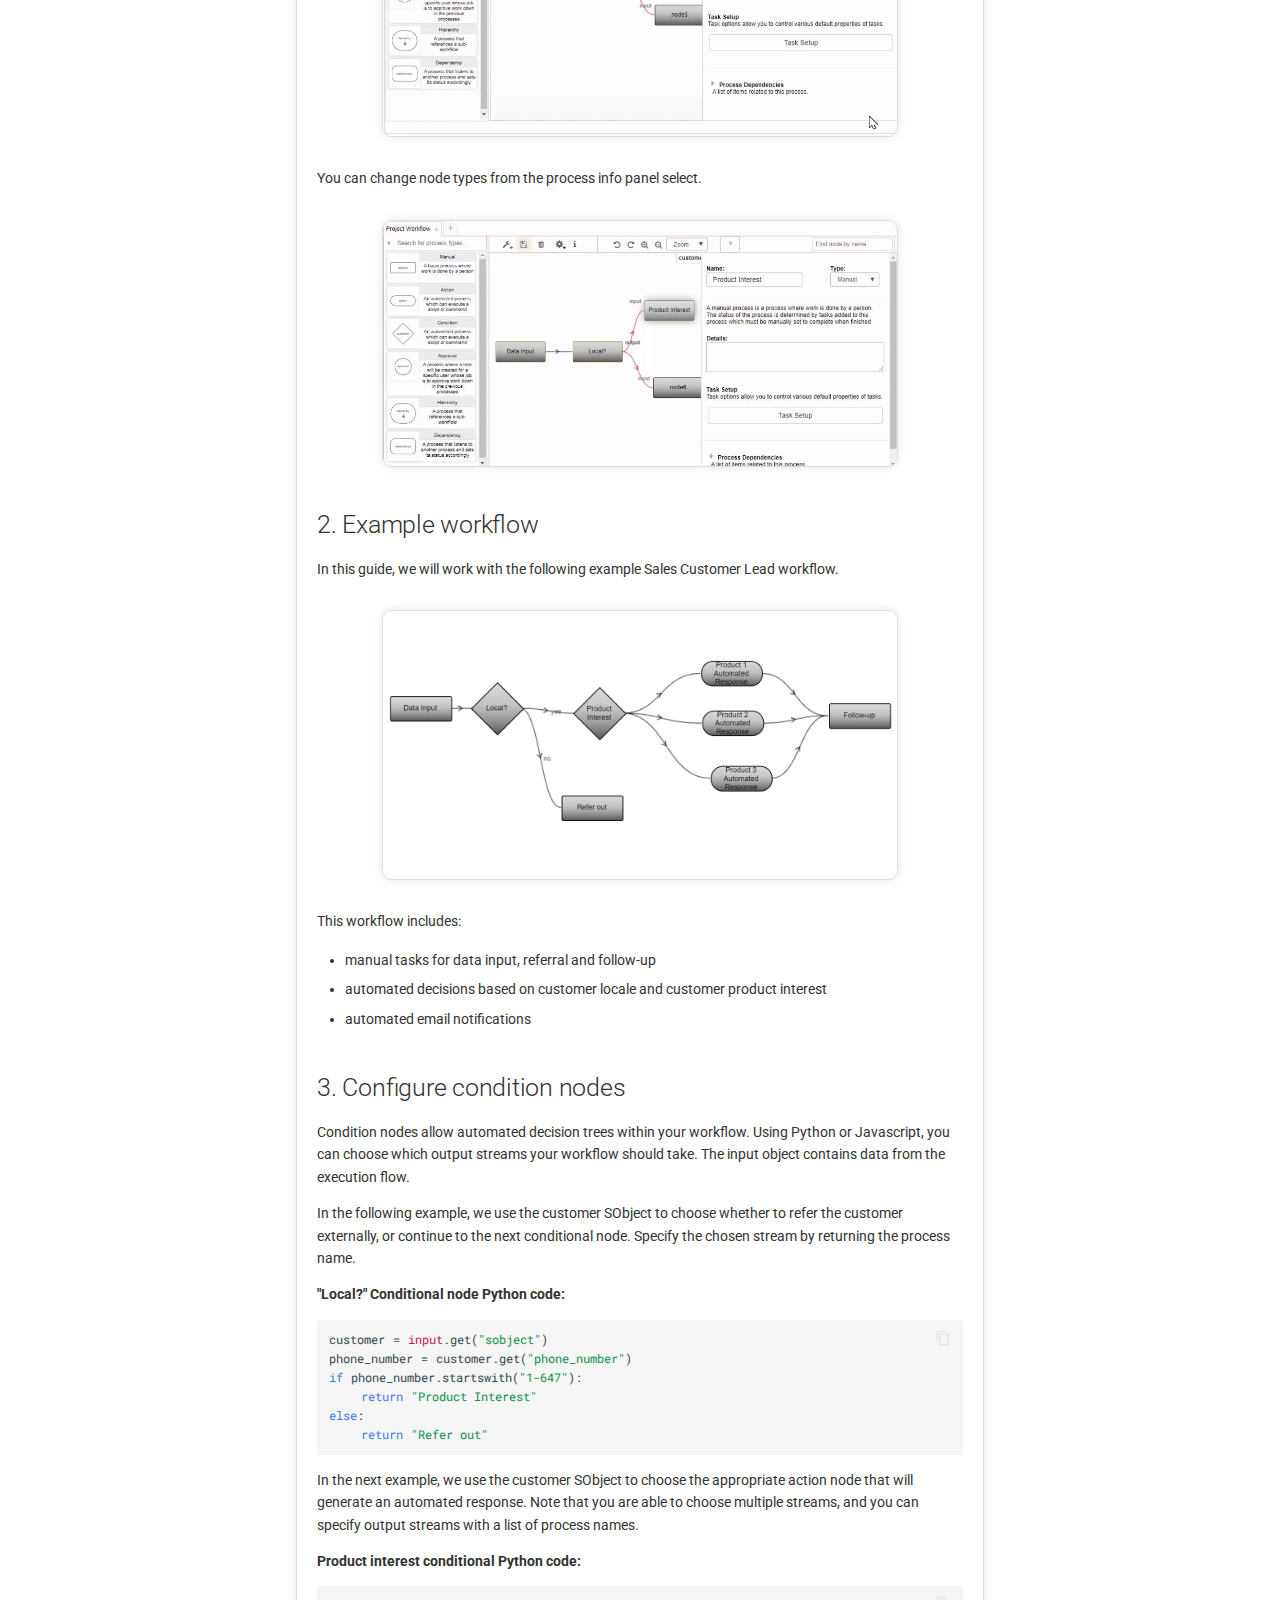
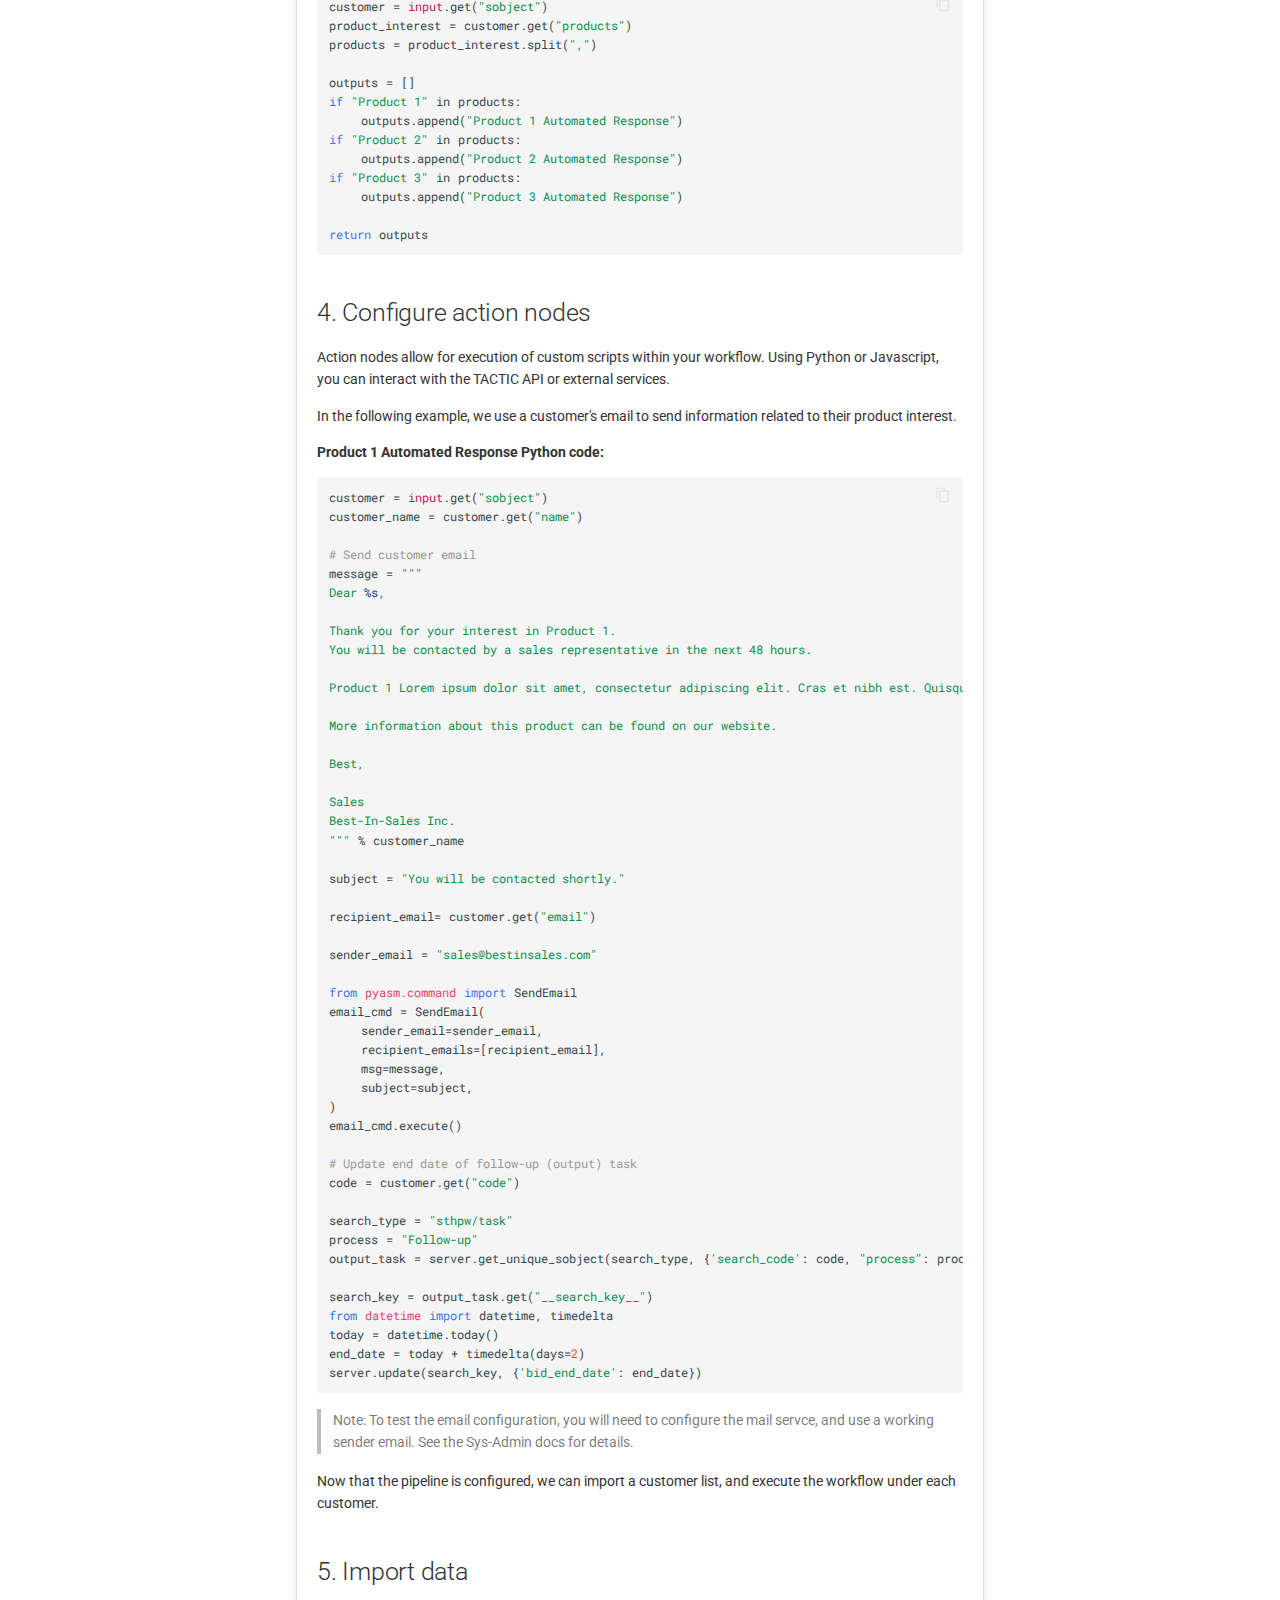
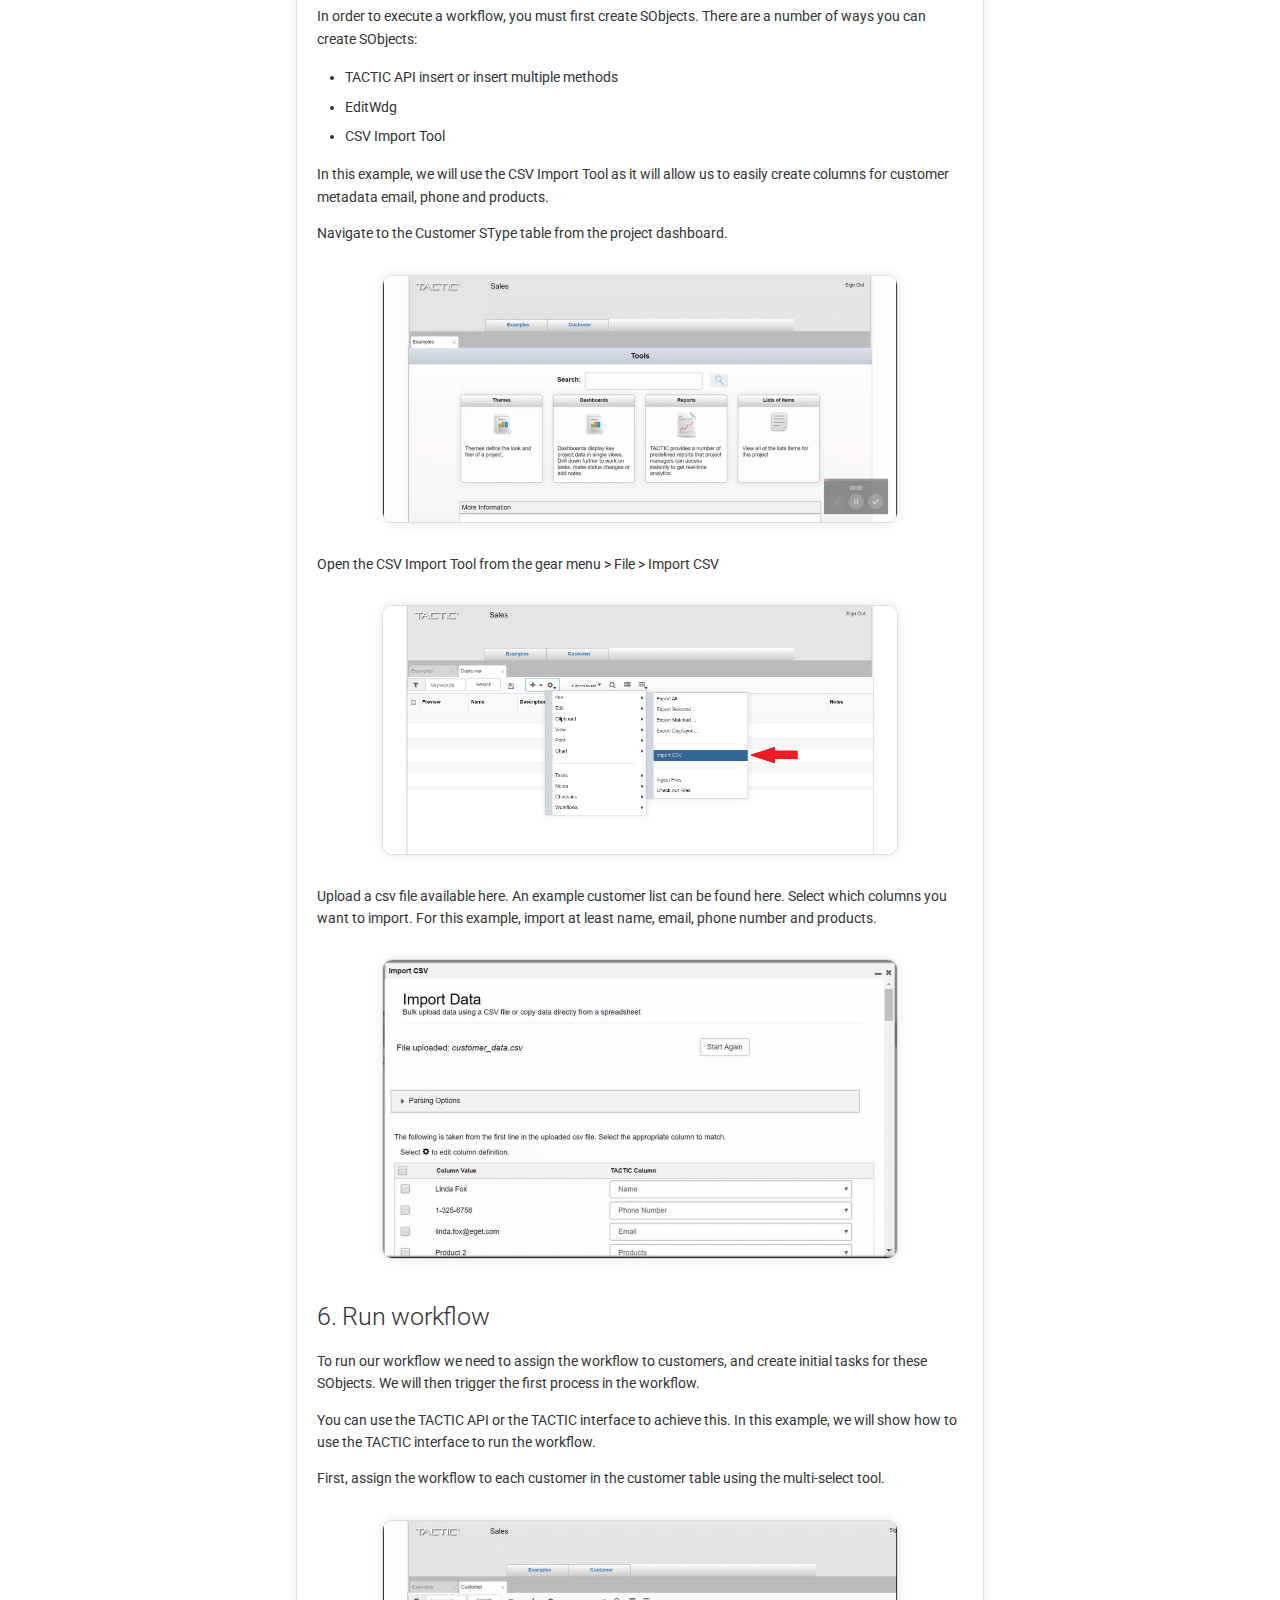
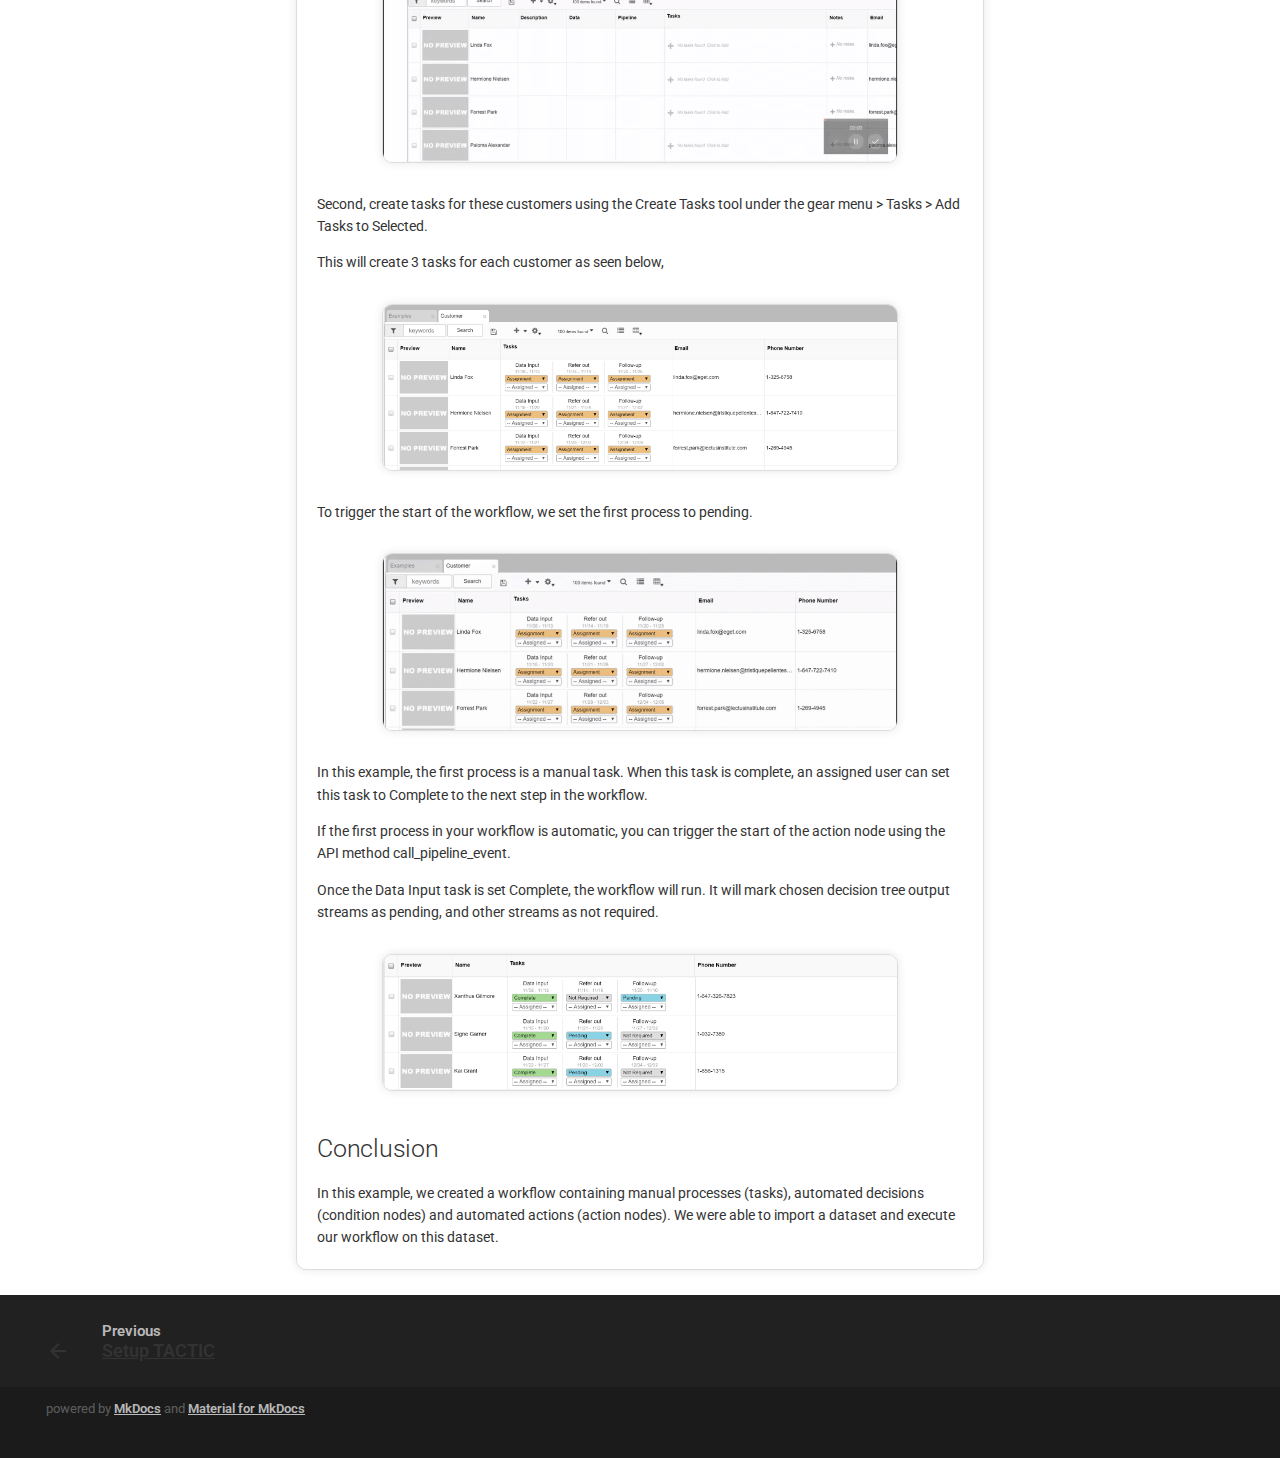
<file: quick-start/site/workflow/index.html>
<!doctype html>
<html lang="en" class="no-js">
  <head>
    
      <meta charset="utf-8">
      <meta name="viewport" content="width=device-width,initial-scale=1">
      <meta http-equiv="x-ua-compatible" content="ie=edge">
      
      
      
      
        <meta name="lang:clipboard.copy" content="Copy to clipboard">
      
        <meta name="lang:clipboard.copied" content="Copied to clipboard">
      
        <meta name="lang:search.language" content="en">
      
        <meta name="lang:search.pipeline.stopwords" content="True">
      
        <meta name="lang:search.pipeline.trimmer" content="True">
      
        <meta name="lang:search.result.none" content="No matching documents">
      
        <meta name="lang:search.result.one" content="1 matching document">
      
        <meta name="lang:search.result.other" content="# matching documents">
      
        <meta name="lang:search.tokenizer" content="[\s\-]+">
      
      <link rel="shortcut icon" href="../assets/images/favicon.png">
      <meta name="generator" content="mkdocs-1.1, mkdocs-material-4.6.3">
    
    
      
        <title>Build and Run a Workflow - TACTIC Quick Start Documentation</title>
      
    
    
      <link rel="stylesheet" href="../assets/stylesheets/application.adb8469c.css">
      
      
    
    
      <script src="../assets/javascripts/modernizr.86422ebf.js"></script>
    
    
      
        <link href="https://fonts.gstatic.com" rel="preconnect" crossorigin>
        <link rel="stylesheet" href="https://fonts.googleapis.com/css?family=Roboto:300,400,400i,700%7CRoboto+Mono&display=fallback">
        <style>body,input{font-family:"Roboto","Helvetica Neue",Helvetica,Arial,sans-serif}code,kbd,pre{font-family:"Roboto Mono","Courier New",Courier,monospace}</style>
      
    
    <link rel="stylesheet" href="../assets/fonts/material-icons.css">
    
    
      <link rel="stylesheet" href="../css/extra.css">
    
    
      
    
    
  </head>
  
    <body dir="ltr">
  
    <svg class="md-svg">
      <defs>
        
        
      </defs>
    </svg>
    <input class="md-toggle" data-md-toggle="drawer" type="checkbox" id="__drawer" autocomplete="off">
    <input class="md-toggle" data-md-toggle="search" type="checkbox" id="__search" autocomplete="off">
    <label class="md-overlay" data-md-component="overlay" for="__drawer"></label>
    
      <a href="#build-and-run-a-workflow" tabindex="0" class="md-skip">
        Skip to content
      </a>
    
    
      <header class="md-header" data-md-component="header">
  <nav class="md-header-nav md-grid">
    <div class="md-flex">
      <div class="md-flex__cell md-flex__cell--shrink">
        <a href=".." title="TACTIC Quick Start Documentation" aria-label="TACTIC Quick Start Documentation" class="md-header-nav__button md-logo">
          
            <i class="md-icon"></i>
          
        </a>
      </div>
      <div class="md-flex__cell md-flex__cell--shrink">
        <label class="md-icon md-icon--menu md-header-nav__button" for="__drawer"></label>
      </div>
      <div class="md-flex__cell md-flex__cell--stretch">
        <div class="md-flex__ellipsis md-header-nav__title" data-md-component="title">
          
            <span class="md-header-nav__topic">
              TACTIC Quick Start Documentation
            </span>
            <span class="md-header-nav__topic">
              
                Build and Run a Workflow
              
            </span>
          
        </div>
      </div>
      <div class="md-flex__cell md-flex__cell--shrink">
        
          <label class="md-icon md-icon--search md-header-nav__button" for="__search"></label>
          
<div class="md-search" data-md-component="search" role="dialog">
  <label class="md-search__overlay" for="__search"></label>
  <div class="md-search__inner" role="search">
    <form class="md-search__form" name="search">
      <input type="text" class="md-search__input" aria-label="search" name="query" placeholder="Search" autocapitalize="off" autocorrect="off" autocomplete="off" spellcheck="false" data-md-component="query" data-md-state="active">
      <label class="md-icon md-search__icon" for="__search"></label>
      <button type="reset" class="md-icon md-search__icon" data-md-component="reset" tabindex="-1">
        &#xE5CD;
      </button>
    </form>
    <div class="md-search__output">
      <div class="md-search__scrollwrap" data-md-scrollfix>
        <div class="md-search-result" data-md-component="result">
          <div class="md-search-result__meta">
            Type to start searching
          </div>
          <ol class="md-search-result__list"></ol>
        </div>
      </div>
    </div>
  </div>
</div>
        
      </div>
      
    </div>
  </nav>
</header>
    
    <div class="md-container">
      
        
      
      
      <main class="md-main" role="main">
        <div class="md-main__inner md-grid" data-md-component="container">
          
            
              <div class="md-sidebar md-sidebar--primary" data-md-component="navigation">
                <div class="md-sidebar__scrollwrap">
                  <div class="md-sidebar__inner">
                    <nav class="md-nav md-nav--primary" data-md-level="0">
  <label class="md-nav__title md-nav__title--site" for="__drawer">
    <a href=".." title="TACTIC Quick Start Documentation" class="md-nav__button md-logo">
      
        <i class="md-icon"></i>
      
    </a>
    TACTIC Quick Start Documentation
  </label>
  
  <ul class="md-nav__list" data-md-scrollfix>
    
      
      
      


  <li class="md-nav__item">
    <a href=".." title="Introduction" class="md-nav__link">
      Introduction
    </a>
  </li>

    
      
      
      


  <li class="md-nav__item">
    <a href="../get_tactic/" title="Get TACTIC" class="md-nav__link">
      Get TACTIC
    </a>
  </li>

    
      
      
      


  <li class="md-nav__item">
    <a href="../setup/" title="Setup TACTIC" class="md-nav__link">
      Setup TACTIC
    </a>
  </li>

    
      
      
      

  


  <li class="md-nav__item md-nav__item--active">
    
    <input class="md-toggle md-nav__toggle" data-md-toggle="toc" type="checkbox" id="__toc">
    
      
    
    
      <label class="md-nav__link md-nav__link--active" for="__toc">
        Build and Run a Workflow
      </label>
    
    <a href="./" title="Build and Run a Workflow" class="md-nav__link md-nav__link--active">
      Build and Run a Workflow
    </a>
    
      
<nav class="md-nav md-nav--secondary">
  
  
    
  
  
    <label class="md-nav__title" for="__toc">Table of contents</label>
    <ul class="md-nav__list" data-md-scrollfix>
      
        <li class="md-nav__item">
  <a href="#1-create-a-workflow" class="md-nav__link">
    1. Create a Workflow
  </a>
  
</li>
      
        <li class="md-nav__item">
  <a href="#2-example-workflow" class="md-nav__link">
    2. Example workflow
  </a>
  
</li>
      
        <li class="md-nav__item">
  <a href="#3-configure-condition-nodes" class="md-nav__link">
    3. Configure condition nodes
  </a>
  
</li>
      
        <li class="md-nav__item">
  <a href="#4-configure-action-nodes" class="md-nav__link">
    4. Configure action nodes
  </a>
  
</li>
      
        <li class="md-nav__item">
  <a href="#5-import-data" class="md-nav__link">
    5. Import data
  </a>
  
</li>
      
        <li class="md-nav__item">
  <a href="#6-run-workflow" class="md-nav__link">
    6. Run workflow
  </a>
  
</li>
      
        <li class="md-nav__item">
  <a href="#conclusion" class="md-nav__link">
    Conclusion
  </a>
  
</li>
      
      
      
      
      
    </ul>
  
</nav>
    
  </li>

    
  </ul>
</nav>
                  </div>
                </div>
              </div>
            
            
              <div class="md-sidebar md-sidebar--secondary" data-md-component="toc">
                <div class="md-sidebar__scrollwrap">
                  <div class="md-sidebar__inner">
                    
<nav class="md-nav md-nav--secondary">
  
  
    
  
  
    <label class="md-nav__title" for="__toc">Table of contents</label>
    <ul class="md-nav__list" data-md-scrollfix>
      
        <li class="md-nav__item">
  <a href="#1-create-a-workflow" class="md-nav__link">
    1. Create a Workflow
  </a>
  
</li>
      
        <li class="md-nav__item">
  <a href="#2-example-workflow" class="md-nav__link">
    2. Example workflow
  </a>
  
</li>
      
        <li class="md-nav__item">
  <a href="#3-configure-condition-nodes" class="md-nav__link">
    3. Configure condition nodes
  </a>
  
</li>
      
        <li class="md-nav__item">
  <a href="#4-configure-action-nodes" class="md-nav__link">
    4. Configure action nodes
  </a>
  
</li>
      
        <li class="md-nav__item">
  <a href="#5-import-data" class="md-nav__link">
    5. Import data
  </a>
  
</li>
      
        <li class="md-nav__item">
  <a href="#6-run-workflow" class="md-nav__link">
    6. Run workflow
  </a>
  
</li>
      
        <li class="md-nav__item">
  <a href="#conclusion" class="md-nav__link">
    Conclusion
  </a>
  
</li>
      
      
      
      
      
    </ul>
  
</nav>
                  </div>
                </div>
              </div>
            
          
          <div class="md-content">
            <article class="md-content__inner md-typeset">
              
                
                
                <h1 id="build-and-run-a-workflow">Build and Run a Workflow</h1>
<h2 id="1-create-a-workflow">1. Create a Workflow</h2>
<p>In the adminstrative panel, open the workflow editor by toggling the left sidebar and navigating to Project &gt; Project Workflow.</p>
<p><img alt="TACTIC Build Workflow" src="../media/quick-start-build-workflow-1.gif" /></p>
<p>A default workflow will be created for your search type, and you can create a new workflow from the "Add" button. Select the default workflow, and click the starter box to add your first node.</p>
<p>You can create more nodes by dragging a connector line from the left or right nobs of the node.</p>
<p><img alt="TACTIC Build Workflow" src="../media/quick-start-build-workflow-2.gif" /></p>
<p>You can also drag a node from the left node panel. Click the wrench to toggle the node panel.</p>
<p><img alt="TACTIC Build Workflow" src="../media/quick-start-build-workflow-3.gif" /></p>
<p>You can rename nodes by editing the title in the process info panel to the right of the canvas, or by right-clicking the node, and selecting rename.</p>
<p><img alt="TACTIC Build Workflow" src="../media/quick-start-build-workflow-4.gif" /></p>
<p>You can change node types from the process info panel select.</p>
<p><img alt="TACTIC Build Workflow" src="../media/quick-start-build-workflow-5.gif" /></p>
<h2 id="2-example-workflow">2. Example workflow</h2>
<p>In this guide, we will work with the following example Sales Customer Lead workflow.</p>
<p><img alt="TACTIC Build Workflow" src="../media/quick-start-build-workflow-6.png" /></p>
<p>This workflow includes:</p>
<ul>
<li>manual tasks for data input, referral and follow-up</li>
<li>automated decisions based on customer locale and customer product interest</li>
<li>automated email notifications</li>
</ul>
<h2 id="3-configure-condition-nodes">3. Configure condition nodes</h2>
<p>Condition nodes allow automated decision trees within your workflow. Using Python or Javascript, you can choose which output streams your workflow should take. The input object contains data from the execution flow.</p>
<p>In the following example, we use the customer SObject to choose whether to refer the customer externally, or continue to the next conditional node. Specify the chosen stream by returning the process name.</p>
<p><strong>"Local?" Conditional node Python code:</strong></p>
<div class="codehilite"><pre><span></span><code><span class="n">customer</span> <span class="o">=</span> <span class="nb">input</span><span class="o">.</span><span class="n">get</span><span class="p">(</span><span class="s2">&quot;sobject&quot;</span><span class="p">)</span>
<span class="n">phone_number</span> <span class="o">=</span> <span class="n">customer</span><span class="o">.</span><span class="n">get</span><span class="p">(</span><span class="s2">&quot;phone_number&quot;</span><span class="p">)</span>
<span class="k">if</span> <span class="n">phone_number</span><span class="o">.</span><span class="n">startswith</span><span class="p">(</span><span class="s2">&quot;1-647&quot;</span><span class="p">):</span>
    <span class="k">return</span> <span class="s2">&quot;Product Interest&quot;</span>
<span class="k">else</span><span class="p">:</span>
    <span class="k">return</span> <span class="s2">&quot;Refer out&quot;</span>
</code></pre></div>


<p>In the next example, we use the customer SObject to choose the appropriate action node that will generate an automated response. Note that you are able to choose multiple streams, and you can specify output streams with a list of process names.</p>
<p><strong>Product interest conditional Python code:</strong></p>
<div class="codehilite"><pre><span></span><code><span class="n">customer</span> <span class="o">=</span> <span class="nb">input</span><span class="o">.</span><span class="n">get</span><span class="p">(</span><span class="s2">&quot;sobject&quot;</span><span class="p">)</span>
<span class="n">product_interest</span> <span class="o">=</span> <span class="n">customer</span><span class="o">.</span><span class="n">get</span><span class="p">(</span><span class="s2">&quot;products&quot;</span><span class="p">)</span>
<span class="n">products</span> <span class="o">=</span> <span class="n">product_interest</span><span class="o">.</span><span class="n">split</span><span class="p">(</span><span class="s2">&quot;,&quot;</span><span class="p">)</span>

<span class="n">outputs</span> <span class="o">=</span> <span class="p">[]</span>
<span class="k">if</span> <span class="s2">&quot;Product 1&quot;</span> <span class="ow">in</span> <span class="n">products</span><span class="p">:</span>
    <span class="n">outputs</span><span class="o">.</span><span class="n">append</span><span class="p">(</span><span class="s2">&quot;Product 1 Automated Response&quot;</span><span class="p">)</span>
<span class="k">if</span> <span class="s2">&quot;Product 2&quot;</span> <span class="ow">in</span> <span class="n">products</span><span class="p">:</span>
    <span class="n">outputs</span><span class="o">.</span><span class="n">append</span><span class="p">(</span><span class="s2">&quot;Product 2 Automated Response&quot;</span><span class="p">)</span>
<span class="k">if</span> <span class="s2">&quot;Product 3&quot;</span> <span class="ow">in</span> <span class="n">products</span><span class="p">:</span>
    <span class="n">outputs</span><span class="o">.</span><span class="n">append</span><span class="p">(</span><span class="s2">&quot;Product 3 Automated Response&quot;</span><span class="p">)</span>

<span class="k">return</span> <span class="n">outputs</span>
</code></pre></div>


<h2 id="4-configure-action-nodes">4. Configure action nodes</h2>
<p>Action nodes allow for execution of custom scripts within your workflow. Using Python or Javascript, you can interact with the TACTIC API or external services.</p>
<p>In the following example, we use a customer's email to send information related to their product interest.</p>
<p><strong>Product 1 Automated Response Python code:</strong></p>
<div class="codehilite"><pre><span></span><code><span class="n">customer</span> <span class="o">=</span> <span class="nb">input</span><span class="o">.</span><span class="n">get</span><span class="p">(</span><span class="s2">&quot;sobject&quot;</span><span class="p">)</span>
<span class="n">customer_name</span> <span class="o">=</span> <span class="n">customer</span><span class="o">.</span><span class="n">get</span><span class="p">(</span><span class="s2">&quot;name&quot;</span><span class="p">)</span>

<span class="c1"># Send customer email</span>
<span class="n">message</span> <span class="o">=</span> <span class="s2">&quot;&quot;&quot;</span>
<span class="s2">Dear </span><span class="si">%s</span><span class="s2">,</span>

<span class="s2">Thank you for your interest in Product 1.</span>
<span class="s2">You will be contacted by a sales representative in the next 48 hours.</span>

<span class="s2">Product 1 Lorem ipsum dolor sit amet, consectetur adipiscing elit. Cras et nibh est. Quisque sit amet auctor enim, a lobortis tellus. Suspendisse semper vel nulla nec cursus. Sed sodales metus sit amet mauris consectetur, eget facilisis ipsum lacinia. Cras tristique elit vel iaculis interdum. Maecenas velit est, ultrices a pharetra sagittis, placerat vel sem. In sodales purus non mauris porta, non sagittis risus posuere. Nam non hendrerit est, sed euismod dui. Vivamus congue gravida sem, eget pretium nulla pretium vel. Suspendisse eu eros non velit tristique venenatis porttitor et eros. Vivamus sed nisl non quam ultrices varius. </span>

<span class="s2">More information about this product can be found on our website.</span>

<span class="s2">Best,</span>

<span class="s2">Sales</span>
<span class="s2">Best-In-Sales Inc.</span>
<span class="s2">&quot;&quot;&quot;</span> <span class="o">%</span> <span class="n">customer_name</span>

<span class="n">subject</span> <span class="o">=</span> <span class="s2">&quot;You will be contacted shortly.&quot;</span>

<span class="n">recipient_email</span><span class="o">=</span> <span class="n">customer</span><span class="o">.</span><span class="n">get</span><span class="p">(</span><span class="s2">&quot;email&quot;</span><span class="p">)</span>

<span class="n">sender_email</span> <span class="o">=</span> <span class="s2">&quot;sales@bestinsales.com&quot;</span>

<span class="kn">from</span> <span class="nn">pyasm.command</span> <span class="kn">import</span> <span class="n">SendEmail</span>
<span class="n">email_cmd</span> <span class="o">=</span> <span class="n">SendEmail</span><span class="p">(</span>
    <span class="n">sender_email</span><span class="o">=</span><span class="n">sender_email</span><span class="p">,</span>
    <span class="n">recipient_emails</span><span class="o">=</span><span class="p">[</span><span class="n">recipient_email</span><span class="p">],</span>
    <span class="n">msg</span><span class="o">=</span><span class="n">message</span><span class="p">,</span>
    <span class="n">subject</span><span class="o">=</span><span class="n">subject</span><span class="p">,</span>
<span class="p">)</span>
<span class="n">email_cmd</span><span class="o">.</span><span class="n">execute</span><span class="p">()</span>

<span class="c1"># Update end date of follow-up (output) task</span>
<span class="n">code</span> <span class="o">=</span> <span class="n">customer</span><span class="o">.</span><span class="n">get</span><span class="p">(</span><span class="s2">&quot;code&quot;</span><span class="p">)</span>

<span class="n">search_type</span> <span class="o">=</span> <span class="s2">&quot;sthpw/task&quot;</span>
<span class="n">process</span> <span class="o">=</span> <span class="s2">&quot;Follow-up&quot;</span>
<span class="n">output_task</span> <span class="o">=</span> <span class="n">server</span><span class="o">.</span><span class="n">get_unique_sobject</span><span class="p">(</span><span class="n">search_type</span><span class="p">,</span> <span class="p">{</span><span class="s1">&#39;search_code&#39;</span><span class="p">:</span> <span class="n">code</span><span class="p">,</span> <span class="s2">&quot;process&quot;</span><span class="p">:</span> <span class="n">process</span><span class="p">})</span>

<span class="n">search_key</span> <span class="o">=</span> <span class="n">output_task</span><span class="o">.</span><span class="n">get</span><span class="p">(</span><span class="s2">&quot;__search_key__&quot;</span><span class="p">)</span>
<span class="kn">from</span> <span class="nn">datetime</span> <span class="kn">import</span> <span class="n">datetime</span><span class="p">,</span> <span class="n">timedelta</span>
<span class="n">today</span> <span class="o">=</span> <span class="n">datetime</span><span class="o">.</span><span class="n">today</span><span class="p">()</span>
<span class="n">end_date</span> <span class="o">=</span> <span class="n">today</span> <span class="o">+</span> <span class="n">timedelta</span><span class="p">(</span><span class="n">days</span><span class="o">=</span><span class="mi">2</span><span class="p">)</span>
<span class="n">server</span><span class="o">.</span><span class="n">update</span><span class="p">(</span><span class="n">search_key</span><span class="p">,</span> <span class="p">{</span><span class="s1">&#39;bid_end_date&#39;</span><span class="p">:</span> <span class="n">end_date</span><span class="p">})</span>
</code></pre></div>


<blockquote>
<p>Note: To test the email configuration, you will need to configure the mail servce, and use a working sender email. See the Sys-Admin docs for details.</p>
</blockquote>
<p>Now that the pipeline is configured, we can import a customer list, and execute the workflow under each customer.</p>
<h2 id="5-import-data">5. Import data</h2>
<p>In order to execute a workflow, you must first create SObjects. There are a number of ways you can create SObjects:</p>
<ul>
<li>TACTIC API insert or insert multiple methods</li>
<li>EditWdg</li>
<li>CSV Import Tool</li>
</ul>
<p>In this example, we will use the CSV Import Tool as it will allow us to easily create columns for customer metadata email, phone and products.</p>
<p>Navigate to the Customer SType table from the project dashboard.</p>
<p><img alt="TACTIC Import Data" src="../media/quick-start-import-data-0.gif" /></p>
<p>Open the CSV Import Tool from the gear menu &gt; File &gt; Import CSV</p>
<p><img alt="TACTIC Import Data" src="../media/quick-start-import-data-1.png" /></p>
<p>Upload a csv file available here. An example customer list can be found here. Select which columns you want to import. For this example, import at least name, email, phone number and products.</p>
<p><img alt="TACTIC Import Data" src="../media/quick-start-import-data-2.gif" /></p>
<h2 id="6-run-workflow">6. Run workflow</h2>
<p>To run our workflow we need to assign the workflow to customers, and create initial tasks for these SObjects. We will then trigger the first process in the workflow.</p>
<p>You can use the TACTIC API or the TACTIC interface to achieve this. In this example, we will show how to use the TACTIC interface to run the workflow.</p>
<p>First, assign the workflow to each customer in the customer table using the multi-select tool.</p>
<p><img alt="TACTIC Run Workflow" src="../media/quick-start-run-workflow-1.gif" /></p>
<p>Second, create tasks for these customers using the Create Tasks tool under the gear menu &gt; Tasks &gt; Add Tasks to Selected.</p>
<p>This will create 3 tasks for each customer as seen below,</p>
<p><img alt="TACTIC Run Workflow" src="../media/quick-start-run-workflow-2.png" /></p>
<p>To trigger the start of the workflow, we set the first process to pending.</p>
<p><img alt="TACTIC Run Workflow" src="../media/quick-start-run-workflow-3.gif" /></p>
<p>In this example, the first process is a manual task. When this task is complete, an assigned user can set this task to Complete to the next step in the workflow.</p>
<p>If the first process in your workflow is automatic, you can trigger the start of the action node using the API method call_pipeline_event.</p>
<p>Once the Data Input task is set Complete, the workflow will run. It will mark chosen decision tree output streams as pending, and other streams as not required.</p>
<p><img alt="TACTIC Run Workflow" src="../media/quick-start-run-workflow-4.png" /></p>
<h2 id="conclusion">Conclusion</h2>
<p>In this example, we created a workflow containing manual processes (tasks), automated decisions (condition nodes) and automated actions (action nodes). We were able to import a dataset and execute our workflow on this dataset.</p>
                
                  
                
                
              
              
                


              
            </article>
          </div>
        </div>
      </main>
      
        
<footer class="md-footer">
  
    <div class="md-footer-nav">
      <nav class="md-footer-nav__inner md-grid">
        
          <a href="../setup/" title="Setup TACTIC" class="md-flex md-footer-nav__link md-footer-nav__link--prev" rel="prev">
            <div class="md-flex__cell md-flex__cell--shrink">
              <i class="md-icon md-icon--arrow-back md-footer-nav__button"></i>
            </div>
            <div class="md-flex__cell md-flex__cell--stretch md-footer-nav__title">
              <span class="md-flex__ellipsis">
                <span class="md-footer-nav__direction">
                  Previous
                </span>
                Setup TACTIC
              </span>
            </div>
          </a>
        
        
      </nav>
    </div>
  
  <div class="md-footer-meta md-typeset">
    <div class="md-footer-meta__inner md-grid">
      <div class="md-footer-copyright">
        
        powered by
        <a href="https://www.mkdocs.org" target="_blank" rel="noopener">MkDocs</a>
        and
        <a href="https://squidfunk.github.io/mkdocs-material/" target="_blank" rel="noopener">
          Material for MkDocs</a>
      </div>
      
  <div class="md-footer-social">
    <link rel="stylesheet" href="../assets/fonts/font-awesome.css">
    
      <a href="https://github.com/squidfunk" target="_blank" rel="noopener" title="" class="md-footer-social__link fa fa-"></a>
    
      <a href="https://twitter.com/squidfunk" target="_blank" rel="noopener" title="" class="md-footer-social__link fa fa-"></a>
    
      <a href="https://linkedin.com/in/squidfunk" target="_blank" rel="noopener" title="" class="md-footer-social__link fa fa-"></a>
    
  </div>

    </div>
  </div>
</footer>
      
    </div>
    
      <script src="../assets/javascripts/application.c33a9706.js"></script>
      
      <script>app.initialize({version:"1.1",url:{base:".."}})</script>
      
    
  </body>
</html>
</file>
<file: quick-start/site/assets/stylesheets/application.adb8469c.css>
html{box-sizing:border-box}*,:after,:before{box-sizing:inherit}html{-webkit-text-size-adjust:none;-moz-text-size-adjust:none;-ms-text-size-adjust:none;text-size-adjust:none}body{margin:0}hr{overflow:visible;box-sizing:content-box}a{-webkit-text-decoration-skip:objects}a,button,input,label{-webkit-tap-highlight-color:transparent}a{color:inherit;text-decoration:none}small,sub,sup{font-size:80%}sub,sup{position:relative;line-height:0;vertical-align:baseline}sub{bottom:-.25em}sup{top:-.5em}img{border-style:none}table{border-collapse:separate;border-spacing:0}td,th{font-weight:400;vertical-align:top}button{margin:0;padding:0;border:0;outline-style:none;background:transparent;font-size:inherit}input{border:0;outline:0}.md-clipboard:before,.md-icon,.md-nav__button,.md-nav__link:after,.md-nav__title:before,.md-search-result__article--document:before,.md-source-file:before,.md-typeset .admonition>.admonition-title:before,.md-typeset .admonition>summary:before,.md-typeset .critic.comment:before,.md-typeset .footnote-backref,.md-typeset .task-list-control .task-list-indicator:before,.md-typeset details>.admonition-title:before,.md-typeset details>summary:before,.md-typeset summary:after{font-family:Material Icons;font-style:normal;font-variant:normal;font-weight:400;line-height:1;text-transform:none;white-space:nowrap;word-wrap:normal;direction:ltr}.md-content__icon,.md-footer-nav__button,.md-header-nav__button,.md-nav__button,.md-nav__title:before,.md-search-result__article--document:before{display:inline-block;margin:.2rem;padding:.4rem;font-size:1.2rem;cursor:pointer}.md-icon--arrow-back:before{content:""}.md-icon--arrow-forward:before{content:""}.md-icon--menu:before{content:""}.md-icon--search:before{content:""}[dir=rtl] .md-icon--arrow-back:before{content:""}[dir=rtl] .md-icon--arrow-forward:before{content:""}body{-webkit-font-smoothing:antialiased;-moz-osx-font-smoothing:grayscale}body,input{color:rgba(0,0,0,.87);font-feature-settings:"kern","liga";font-family:Helvetica Neue,Helvetica,Arial,sans-serif}code,kbd,pre{color:rgba(0,0,0,.87);font-feature-settings:"kern";font-family:Courier New,Courier,monospace}.md-typeset{font-size:.8rem;line-height:1.6;-webkit-print-color-adjust:exact}.md-typeset blockquote,.md-typeset ol,.md-typeset p,.md-typeset ul{margin:1em 0}.md-typeset h1{margin:0 0 2rem;color:rgba(0,0,0,.54);font-size:1.5625rem;line-height:1.3}.md-typeset h1,.md-typeset h2{font-weight:300;letter-spacing:-.01em}.md-typeset h2{margin:2rem 0 .8rem;font-size:1.25rem;line-height:1.4}.md-typeset h3{margin:1.6rem 0 .8rem;font-size:1rem;font-weight:400;letter-spacing:-.01em;line-height:1.5}.md-typeset h2+h3{margin-top:.8rem}.md-typeset h4{font-size:.8rem}.md-typeset h4,.md-typeset h5,.md-typeset h6{margin:.8rem 0;font-weight:700;letter-spacing:-.01em}.md-typeset h5,.md-typeset h6{color:rgba(0,0,0,.54);font-size:.64rem}.md-typeset h5{text-transform:uppercase}.md-typeset hr{margin:1.5em 0;border-bottom:.05rem dotted rgba(0,0,0,.26)}.md-typeset a{color:#3f51b5;word-break:break-word}.md-typeset a,.md-typeset a:before{-webkit-transition:color .125s;transition:color .125s}.md-typeset a:active,.md-typeset a:hover{color:#536dfe}.md-typeset code,.md-typeset pre{background-color:hsla(0,0%,92.5%,.5);color:#37474f;font-size:85%;direction:ltr}.md-typeset code{margin:0 .29412em;padding:.07353em 0;border-radius:.1rem;box-shadow:.29412em 0 0 hsla(0,0%,92.5%,.5),-.29412em 0 0 hsla(0,0%,92.5%,.5);word-break:break-word;-webkit-box-decoration-break:clone;box-decoration-break:clone}.md-typeset h1 code,.md-typeset h2 code,.md-typeset h3 code,.md-typeset h4 code,.md-typeset h5 code,.md-typeset h6 code{margin:0;background-color:transparent;box-shadow:none}.md-typeset a>code{margin:inherit;padding:inherit;border-radius:initial;background-color:inherit;color:inherit;box-shadow:none}.md-typeset pre{position:relative;margin:1em 0;border-radius:.1rem;line-height:1.4;-webkit-overflow-scrolling:touch}.md-typeset pre>code{display:block;margin:0;padding:.525rem .6rem;background-color:transparent;font-size:inherit;box-shadow:none;-webkit-box-decoration-break:slice;box-decoration-break:slice;overflow:auto}.md-typeset pre>code::-webkit-scrollbar{width:.2rem;height:.2rem}.md-typeset pre>code::-webkit-scrollbar-thumb{background-color:rgba(0,0,0,.26)}.md-typeset pre>code::-webkit-scrollbar-thumb:hover{background-color:#536dfe}.md-typeset kbd{padding:0 .29412em;border-radius:.15rem;border:.05rem solid #c9c9c9;border-bottom-color:#bcbcbc;background-color:#fcfcfc;color:#555;font-size:85%;box-shadow:0 .05rem 0 #b0b0b0;word-break:break-word}.md-typeset mark{margin:0 .25em;padding:.0625em 0;border-radius:.1rem;background-color:rgba(255,235,59,.5);box-shadow:.25em 0 0 rgba(255,235,59,.5),-.25em 0 0 rgba(255,235,59,.5);word-break:break-word;-webkit-box-decoration-break:clone;box-decoration-break:clone}.md-typeset abbr{border-bottom:.05rem dotted rgba(0,0,0,.54);text-decoration:none;cursor:help}.md-typeset small{opacity:.75}.md-typeset sub,.md-typeset sup{margin-left:.07812em}[dir=rtl] .md-typeset sub,[dir=rtl] .md-typeset sup{margin-right:.07812em;margin-left:0}.md-typeset blockquote{padding-left:.6rem;border-left:.2rem solid rgba(0,0,0,.26);color:rgba(0,0,0,.54)}[dir=rtl] .md-typeset blockquote{padding-right:.6rem;padding-left:0;border-right:.2rem solid rgba(0,0,0,.26);border-left:initial}.md-typeset ul{list-style-type:disc}.md-typeset ol,.md-typeset ul{margin-left:.625em;padding:0}[dir=rtl] .md-typeset ol,[dir=rtl] .md-typeset ul{margin-right:.625em;margin-left:0}.md-typeset ol ol,.md-typeset ul ol{list-style-type:lower-alpha}.md-typeset ol ol ol,.md-typeset ul ol ol{list-style-type:lower-roman}.md-typeset ol li,.md-typeset ul li{margin-bottom:.5em;margin-left:1.25em}[dir=rtl] .md-typeset ol li,[dir=rtl] .md-typeset ul li{margin-right:1.25em;margin-left:0}.md-typeset ol li blockquote,.md-typeset ol li p,.md-typeset ul li blockquote,.md-typeset ul li p{margin:.5em 0}.md-typeset ol li:last-child,.md-typeset ul li:last-child{margin-bottom:0}.md-typeset ol li ol,.md-typeset ol li ul,.md-typeset ul li ol,.md-typeset ul li ul{margin:.5em 0 .5em .625em}[dir=rtl] .md-typeset ol li ol,[dir=rtl] .md-typeset ol li ul,[dir=rtl] .md-typeset ul li ol,[dir=rtl] .md-typeset ul li ul{margin-right:.625em;margin-left:0}.md-typeset dd{margin:1em 0 1em 1.875em}[dir=rtl] .md-typeset dd{margin-right:1.875em;margin-left:0}.md-typeset iframe,.md-typeset img,.md-typeset svg{max-width:100%}.md-typeset table:not([class]){box-shadow:0 2px 2px 0 rgba(0,0,0,.14),0 1px 5px 0 rgba(0,0,0,.12),0 3px 1px -2px rgba(0,0,0,.2);display:inline-block;max-width:100%;border-radius:.1rem;font-size:.64rem;overflow:auto;-webkit-overflow-scrolling:touch}.md-typeset table:not([class])+*{margin-top:1.5em}.md-typeset table:not([class]) td:not([align]),.md-typeset table:not([class]) th:not([align]){text-align:left}[dir=rtl] .md-typeset table:not([class]) td:not([align]),[dir=rtl] .md-typeset table:not([class]) th:not([align]){text-align:right}.md-typeset table:not([class]) th{min-width:5rem;padding:.6rem .8rem;background-color:rgba(0,0,0,.54);color:#fff;vertical-align:top}.md-typeset table:not([class]) td{padding:.6rem .8rem;border-top:.05rem solid rgba(0,0,0,.07);vertical-align:top}.md-typeset table:not([class]) tr{-webkit-transition:background-color .125s;transition:background-color .125s}.md-typeset table:not([class]) tr:hover{background-color:rgba(0,0,0,.035);box-shadow:inset 0 .05rem 0 #fff}.md-typeset table:not([class]) tr:first-child td{border-top:0}.md-typeset table:not([class]) a{word-break:normal}.md-typeset__scrollwrap{margin:1em -.8rem;overflow-x:auto;-webkit-overflow-scrolling:touch}.md-typeset .md-typeset__table{display:inline-block;margin-bottom:.5em;padding:0 .8rem}.md-typeset .md-typeset__table table{display:table;width:100%;margin:0;overflow:hidden}html{font-size:125%;overflow-x:hidden}body,html{height:100%}body{position:relative;font-size:.5rem}hr{display:block;height:.05rem;padding:0;border:0}.md-svg{display:none}.md-grid{max-width:61rem;margin-right:auto;margin-left:auto}.md-container,.md-main{overflow:auto}.md-container{display:table;width:100%;height:100%;padding-top:2.4rem;table-layout:fixed}.md-main{display:table-row;height:100%}.md-main__inner{height:100%;padding-top:1.5rem;padding-bottom:.05rem}.md-toggle{display:none}.md-overlay{position:fixed;top:0;width:0;height:0;-webkit-transition:width 0s .25s,height 0s .25s,opacity .25s;transition:width 0s .25s,height 0s .25s,opacity .25s;background-color:rgba(0,0,0,.54);opacity:0;z-index:3}.md-flex{display:table}.md-flex__cell{display:table-cell;position:relative;vertical-align:top}.md-flex__cell--shrink{width:0}.md-flex__cell--stretch{display:table;width:100%;table-layout:fixed}.md-flex__ellipsis{display:table-cell;text-overflow:ellipsis;white-space:nowrap;overflow:hidden}.md-skip{position:fixed;width:.05rem;height:.05rem;margin:.5rem;padding:.3rem .5rem;-webkit-transform:translateY(.4rem);transform:translateY(.4rem);border-radius:.1rem;background-color:rgba(0,0,0,.87);color:#fff;font-size:.64rem;opacity:0;overflow:hidden}.md-skip:focus{width:auto;height:auto;clip:auto;-webkit-transform:translateX(0);transform:translateX(0);-webkit-transition:opacity .175s 75ms,-webkit-transform .25s cubic-bezier(.4,0,.2,1);transition:opacity .175s 75ms,-webkit-transform .25s cubic-bezier(.4,0,.2,1);transition:transform .25s cubic-bezier(.4,0,.2,1),opacity .175s 75ms;transition:transform .25s cubic-bezier(.4,0,.2,1),opacity .175s 75ms,-webkit-transform .25s cubic-bezier(.4,0,.2,1);opacity:1;z-index:10}@page{margin:25mm}.md-clipboard{position:absolute;top:.3rem;right:.3rem;width:1.4rem;height:1.4rem;border-radius:.1rem;font-size:.8rem;cursor:pointer;z-index:1;-webkit-backface-visibility:hidden;backface-visibility:hidden}.md-clipboard:before{-webkit-transition:color .25s,opacity .25s;transition:color .25s,opacity .25s;color:rgba(0,0,0,.07);content:"\E14D"}.codehilite:hover .md-clipboard:before,.md-typeset .highlight:hover .md-clipboard:before,pre:hover .md-clipboard:before{color:rgba(0,0,0,.54)}.md-clipboard:focus:before,.md-clipboard:hover:before{color:#536dfe}.md-clipboard__message{display:block;position:absolute;top:0;right:1.7rem;padding:.3rem .5rem;-webkit-transform:translateX(.4rem);transform:translateX(.4rem);-webkit-transition:opacity .175s,-webkit-transform .25s cubic-bezier(.9,.1,.9,0);transition:opacity .175s,-webkit-transform .25s cubic-bezier(.9,.1,.9,0);transition:transform .25s cubic-bezier(.9,.1,.9,0),opacity .175s;transition:transform .25s cubic-bezier(.9,.1,.9,0),opacity .175s,-webkit-transform .25s cubic-bezier(.9,.1,.9,0);border-radius:.1rem;background-color:rgba(0,0,0,.54);color:#fff;font-size:.64rem;white-space:nowrap;opacity:0;pointer-events:none}.md-clipboard__message--active{-webkit-transform:translateX(0);transform:translateX(0);-webkit-transition:opacity .175s 75ms,-webkit-transform .25s cubic-bezier(.4,0,.2,1);transition:opacity .175s 75ms,-webkit-transform .25s cubic-bezier(.4,0,.2,1);transition:transform .25s cubic-bezier(.4,0,.2,1),opacity .175s 75ms;transition:transform .25s cubic-bezier(.4,0,.2,1),opacity .175s 75ms,-webkit-transform .25s cubic-bezier(.4,0,.2,1);opacity:1;pointer-events:auto}.md-clipboard__message:before{content:attr(aria-label)}.md-clipboard__message:after{display:block;position:absolute;top:50%;right:-.2rem;width:0;margin-top:-.2rem;border-color:transparent rgba(0,0,0,.54);border-style:solid;border-width:.2rem 0 .2rem .2rem;content:""}.md-content__inner{margin:0 .8rem 1.2rem;padding-top:.6rem}.md-content__inner:before{display:block;height:.4rem;content:""}.md-content__inner>:last-child{margin-bottom:0}.md-content__icon{position:relative;margin:.4rem 0;padding:0;float:right}.md-typeset .md-content__icon{color:rgba(0,0,0,.26)}.md-header{position:fixed;top:0;right:0;left:0;height:2.4rem;-webkit-transition:background-color .25s,color .25s;transition:background-color .25s,color .25s;background-color:#3f51b5;color:#fff;box-shadow:none;z-index:2;-webkit-backface-visibility:hidden;backface-visibility:hidden}.no-js .md-header{-webkit-transition:none;transition:none;box-shadow:none}.md-header[data-md-state=shadow]{-webkit-transition:background-color .25s,color .25s,box-shadow .25s;transition:background-color .25s,color .25s,box-shadow .25s;box-shadow:0 0 .2rem rgba(0,0,0,.1),0 .2rem .4rem rgba(0,0,0,.2)}.md-header-nav{padding:0 .2rem}.md-header-nav__button{position:relative;-webkit-transition:opacity .25s;transition:opacity .25s;z-index:1}.md-header-nav__button:hover{opacity:.7}.md-header-nav__button.md-logo *{display:block}.no-js .md-header-nav__button.md-icon--search{display:none}.md-header-nav__topic{display:block;position:absolute;-webkit-transition:opacity .15s,-webkit-transform .4s cubic-bezier(.1,.7,.1,1);transition:opacity .15s,-webkit-transform .4s cubic-bezier(.1,.7,.1,1);transition:transform .4s cubic-bezier(.1,.7,.1,1),opacity .15s;transition:transform .4s cubic-bezier(.1,.7,.1,1),opacity .15s,-webkit-transform .4s cubic-bezier(.1,.7,.1,1);text-overflow:ellipsis;white-space:nowrap;overflow:hidden}.md-header-nav__topic+.md-header-nav__topic{-webkit-transform:translateX(1.25rem);transform:translateX(1.25rem);-webkit-transition:opacity .15s,-webkit-transform .4s cubic-bezier(1,.7,.1,.1);transition:opacity .15s,-webkit-transform .4s cubic-bezier(1,.7,.1,.1);transition:transform .4s cubic-bezier(1,.7,.1,.1),opacity .15s;transition:transform .4s cubic-bezier(1,.7,.1,.1),opacity .15s,-webkit-transform .4s cubic-bezier(1,.7,.1,.1);opacity:0;z-index:-1;pointer-events:none}[dir=rtl] .md-header-nav__topic+.md-header-nav__topic{-webkit-transform:translateX(-1.25rem);transform:translateX(-1.25rem)}.no-js .md-header-nav__topic{position:static}.no-js .md-header-nav__topic+.md-header-nav__topic{display:none}.md-header-nav__title{padding:0 1rem;font-size:.9rem;line-height:2.4rem}.md-header-nav__title[data-md-state=active] .md-header-nav__topic{-webkit-transform:translateX(-1.25rem);transform:translateX(-1.25rem);-webkit-transition:opacity .15s,-webkit-transform .4s cubic-bezier(1,.7,.1,.1);transition:opacity .15s,-webkit-transform .4s cubic-bezier(1,.7,.1,.1);transition:transform .4s cubic-bezier(1,.7,.1,.1),opacity .15s;transition:transform .4s cubic-bezier(1,.7,.1,.1),opacity .15s,-webkit-transform .4s cubic-bezier(1,.7,.1,.1);opacity:0;z-index:-1;pointer-events:none}[dir=rtl] .md-header-nav__title[data-md-state=active] .md-header-nav__topic{-webkit-transform:translateX(1.25rem);transform:translateX(1.25rem)}.md-header-nav__title[data-md-state=active] .md-header-nav__topic+.md-header-nav__topic{-webkit-transform:translateX(0);transform:translateX(0);-webkit-transition:opacity .15s,-webkit-transform .4s cubic-bezier(.1,.7,.1,1);transition:opacity .15s,-webkit-transform .4s cubic-bezier(.1,.7,.1,1);transition:transform .4s cubic-bezier(.1,.7,.1,1),opacity .15s;transition:transform .4s cubic-bezier(.1,.7,.1,1),opacity .15s,-webkit-transform .4s cubic-bezier(.1,.7,.1,1);opacity:1;z-index:0;pointer-events:auto}.md-header-nav__source{display:none}.md-hero{-webkit-transition:background .25s;transition:background .25s;background-color:#3f51b5;color:#fff;font-size:1rem;overflow:hidden}.md-hero__inner{margin-top:1rem;padding:.8rem .8rem .4rem;-webkit-transition:opacity .25s,-webkit-transform .4s cubic-bezier(.1,.7,.1,1);transition:opacity .25s,-webkit-transform .4s cubic-bezier(.1,.7,.1,1);transition:transform .4s cubic-bezier(.1,.7,.1,1),opacity .25s;transition:transform .4s cubic-bezier(.1,.7,.1,1),opacity .25s,-webkit-transform .4s cubic-bezier(.1,.7,.1,1);-webkit-transition-delay:.1s;transition-delay:.1s}[data-md-state=hidden] .md-hero__inner{pointer-events:none;-webkit-transform:translateY(.625rem);transform:translateY(.625rem);-webkit-transition:opacity .1s 0s,-webkit-transform 0s .4s;transition:opacity .1s 0s,-webkit-transform 0s .4s;transition:transform 0s .4s,opacity .1s 0s;transition:transform 0s .4s,opacity .1s 0s,-webkit-transform 0s .4s;opacity:0}.md-hero--expand .md-hero__inner{margin-bottom:1.2rem}.md-footer-nav{background-color:rgba(0,0,0,.87);color:#fff}.md-footer-nav__inner{padding:.2rem;overflow:auto}.md-footer-nav__link{padding-top:1.4rem;padding-bottom:.4rem;-webkit-transition:opacity .25s;transition:opacity .25s}.md-footer-nav__link:hover{opacity:.7}.md-footer-nav__link--prev{width:25%;float:left}[dir=rtl] .md-footer-nav__link--prev{float:right}.md-footer-nav__link--next{width:75%;float:right;text-align:right}[dir=rtl] .md-footer-nav__link--next{float:left;text-align:left}.md-footer-nav__button{-webkit-transition:background .25s;transition:background .25s}.md-footer-nav__title{position:relative;padding:0 1rem;font-size:.9rem;line-height:2.4rem}.md-footer-nav__direction{position:absolute;right:0;left:0;margin-top:-1rem;padding:0 1rem;color:hsla(0,0%,100%,.7);font-size:.75rem}.md-footer-meta{background-color:rgba(0,0,0,.895)}.md-footer-meta__inner{padding:.2rem;overflow:auto}html .md-footer-meta.md-typeset a{color:hsla(0,0%,100%,.7)}html .md-footer-meta.md-typeset a:focus,html .md-footer-meta.md-typeset a:hover{color:#fff}.md-footer-copyright{margin:0 .6rem;padding:.4rem 0;color:hsla(0,0%,100%,.3);font-size:.64rem}.md-footer-copyright__highlight{color:hsla(0,0%,100%,.7)}.md-footer-social{margin:0 .4rem;padding:.2rem 0 .6rem}.md-footer-social__link{display:inline-block;width:1.6rem;height:1.6rem;font-size:.8rem;text-align:center}.md-footer-social__link:before{line-height:1.9}.md-nav{font-size:.7rem;line-height:1.3}.md-nav__title{display:block;padding:0 .6rem;font-weight:700;text-overflow:ellipsis;overflow:hidden}.md-nav__title:before{display:none;content:"\E5C4"}[dir=rtl] .md-nav__title:before{content:"\E5C8"}.md-nav__title .md-nav__button{display:none}.md-nav__list{margin:0;padding:0;list-style:none}.md-nav__item{padding:0 .6rem}.md-nav__item:last-child{padding-bottom:.6rem}.md-nav__item .md-nav__item{padding-right:0}[dir=rtl] .md-nav__item .md-nav__item{padding-right:.6rem;padding-left:0}.md-nav__item .md-nav__item:last-child{padding-bottom:0}.md-nav__button img{width:100%;height:auto}.md-nav__link{display:block;margin-top:.625em;-webkit-transition:color .125s;transition:color .125s;text-overflow:ellipsis;cursor:pointer;overflow:hidden}.md-nav__item--nested>.md-nav__link:after{content:"\E313"}html .md-nav__link[for=__toc],html .md-nav__link[for=__toc]+.md-nav__link:after,html .md-nav__link[for=__toc]~.md-nav{display:none}.md-nav__link[data-md-state=blur]{color:rgba(0,0,0,.54)}.md-nav__link--active,.md-nav__link:active{color:#3f51b5}.md-nav__item--nested>.md-nav__link{color:inherit}.md-nav__link:focus,.md-nav__link:hover{color:#536dfe}.md-nav__source,.no-js .md-search{display:none}.md-search__overlay{opacity:0;z-index:1}.md-search__form{position:relative}.md-search__input{position:relative;padding:0 2.2rem 0 3.6rem;text-overflow:ellipsis;z-index:2}[dir=rtl] .md-search__input{padding:0 3.6rem 0 2.2rem}.md-search__input::-webkit-input-placeholder{-webkit-transition:color .25s cubic-bezier(.1,.7,.1,1);transition:color .25s cubic-bezier(.1,.7,.1,1)}.md-search__input::-moz-placeholder{-moz-transition:color .25s cubic-bezier(.1,.7,.1,1);transition:color .25s cubic-bezier(.1,.7,.1,1)}.md-search__input:-ms-input-placeholder{-ms-transition:color .25s cubic-bezier(.1,.7,.1,1);transition:color .25s cubic-bezier(.1,.7,.1,1)}.md-search__input::-ms-input-placeholder{-ms-transition:color .25s cubic-bezier(.1,.7,.1,1);transition:color .25s cubic-bezier(.1,.7,.1,1)}.md-search__input::placeholder{-webkit-transition:color .25s cubic-bezier(.1,.7,.1,1);transition:color .25s cubic-bezier(.1,.7,.1,1)}.md-search__input::-webkit-input-placeholder{color:rgba(0,0,0,.54)}.md-search__input::-moz-placeholder{color:rgba(0,0,0,.54)}.md-search__input:-ms-input-placeholder{color:rgba(0,0,0,.54)}.md-search__input::-ms-input-placeholder{color:rgba(0,0,0,.54)}.md-search__input::placeholder,.md-search__input~.md-search__icon{color:rgba(0,0,0,.54)}.md-search__input::-ms-clear{display:none}.md-search__icon{position:absolute;-webkit-transition:color .25s cubic-bezier(.1,.7,.1,1),opacity .25s;transition:color .25s cubic-bezier(.1,.7,.1,1),opacity .25s;font-size:1.2rem;cursor:pointer;z-index:2}.md-search__icon:hover{opacity:.7}.md-search__icon[for=__search]{top:.3rem;left:.5rem}[dir=rtl] .md-search__icon[for=__search]{right:.5rem;left:auto}.md-search__icon[for=__search]:before{content:"\E8B6"}.md-search__icon[type=reset]{top:.3rem;right:.5rem;-webkit-transform:scale(.125);transform:scale(.125);-webkit-transition:opacity .15s,-webkit-transform .15s cubic-bezier(.1,.7,.1,1);transition:opacity .15s,-webkit-transform .15s cubic-bezier(.1,.7,.1,1);transition:transform .15s cubic-bezier(.1,.7,.1,1),opacity .15s;transition:transform .15s cubic-bezier(.1,.7,.1,1),opacity .15s,-webkit-transform .15s cubic-bezier(.1,.7,.1,1);opacity:0}[dir=rtl] .md-search__icon[type=reset]{right:auto;left:.5rem}[data-md-toggle=search]:checked~.md-header .md-search__input:valid~.md-search__icon[type=reset]{-webkit-transform:scale(1);transform:scale(1);opacity:1}[data-md-toggle=search]:checked~.md-header .md-search__input:valid~.md-search__icon[type=reset]:hover{opacity:.7}.md-search__output{position:absolute;width:100%;border-radius:0 0 .1rem .1rem;overflow:hidden;z-index:1}.md-search__scrollwrap{height:100%;background-color:#fff;box-shadow:inset 0 .05rem 0 rgba(0,0,0,.07);overflow-y:auto;-webkit-overflow-scrolling:touch}.md-search-result{color:rgba(0,0,0,.87);word-break:break-word}.md-search-result__meta{padding:0 .8rem;background-color:rgba(0,0,0,.07);color:rgba(0,0,0,.54);font-size:.64rem;line-height:1.8rem}.md-search-result__list{margin:0;padding:0;border-top:.05rem solid rgba(0,0,0,.07);list-style:none}.md-search-result__item{box-shadow:0 -.05rem 0 rgba(0,0,0,.07)}.md-search-result__link{display:block;-webkit-transition:background .25s;transition:background .25s;outline:0;overflow:hidden}.md-search-result__link:hover,.md-search-result__link[data-md-state=active]{background-color:rgba(83,109,254,.1)}.md-search-result__link:hover .md-search-result__article:before,.md-search-result__link[data-md-state=active] .md-search-result__article:before{opacity:.7}.md-search-result__link:last-child .md-search-result__teaser{margin-bottom:.6rem}.md-search-result__article{position:relative;padding:0 .8rem;overflow:auto}.md-search-result__article--document:before{position:absolute;left:0;margin:.1rem;-webkit-transition:opacity .25s;transition:opacity .25s;color:rgba(0,0,0,.54);content:"\E880"}[dir=rtl] .md-search-result__article--document:before{right:0;left:auto}.md-search-result__article--document .md-search-result__title{margin:.55rem 0;font-size:.8rem;font-weight:400;line-height:1.4}.md-search-result__title{margin:.5em 0;font-size:.64rem;font-weight:700;line-height:1.4}.md-search-result__teaser{display:-webkit-box;max-height:1.65rem;margin:.5em 0;color:rgba(0,0,0,.54);font-size:.64rem;line-height:1.4;text-overflow:ellipsis;overflow:hidden;-webkit-box-orient:vertical;-webkit-line-clamp:2}.md-search-result em{font-style:normal;font-weight:700;text-decoration:underline}.md-sidebar{position:absolute;width:12.1rem;padding:1.2rem 0;overflow:hidden}.md-sidebar[data-md-state=lock]{position:fixed;top:2.4rem}.md-sidebar--secondary{display:none}.md-sidebar__scrollwrap{max-height:100%;margin:0 .2rem;overflow-y:auto;-webkit-backface-visibility:hidden;backface-visibility:hidden}.md-sidebar__scrollwrap::-webkit-scrollbar{width:.2rem;height:.2rem}.md-sidebar__scrollwrap::-webkit-scrollbar-thumb{background-color:rgba(0,0,0,.26)}.md-sidebar__scrollwrap::-webkit-scrollbar-thumb:hover{background-color:#536dfe}@-webkit-keyframes md-source__facts--done{0%{height:0}to{height:.65rem}}@keyframes md-source__facts--done{0%{height:0}to{height:.65rem}}@-webkit-keyframes md-source__fact--done{0%{-webkit-transform:translateY(100%);transform:translateY(100%);opacity:0}50%{opacity:0}to{-webkit-transform:translateY(0);transform:translateY(0);opacity:1}}@keyframes md-source__fact--done{0%{-webkit-transform:translateY(100%);transform:translateY(100%);opacity:0}50%{opacity:0}to{-webkit-transform:translateY(0);transform:translateY(0);opacity:1}}.md-source{display:block;padding-right:.6rem;-webkit-transition:opacity .25s;transition:opacity .25s;font-size:.65rem;line-height:1.2;white-space:nowrap}[dir=rtl] .md-source{padding-right:0;padding-left:.6rem}.md-source:hover{opacity:.7}.md-source:after,.md-source__icon{display:inline-block;height:2.4rem;content:"";vertical-align:middle}.md-source__icon{width:2.4rem}.md-source__icon svg{width:1.2rem;height:1.2rem;margin-top:.6rem;margin-left:.6rem}[dir=rtl] .md-source__icon svg{margin-right:.6rem;margin-left:0}.md-source__icon+.md-source__repository{margin-left:-2rem;padding-left:2rem}[dir=rtl] .md-source__icon+.md-source__repository{margin-right:-2rem;margin-left:0;padding-right:2rem;padding-left:0}.md-source__repository{display:inline-block;max-width:100%;margin-left:.6rem;font-weight:700;text-overflow:ellipsis;overflow:hidden;vertical-align:middle}.md-source__facts{margin:0;padding:0;font-size:.55rem;font-weight:700;list-style-type:none;opacity:.75;overflow:hidden}[data-md-state=done] .md-source__facts{-webkit-animation:md-source__facts--done .25s ease-in;animation:md-source__facts--done .25s ease-in}.md-source__fact{float:left}[dir=rtl] .md-source__fact{float:right}[data-md-state=done] .md-source__fact{-webkit-animation:md-source__fact--done .4s ease-out;animation:md-source__fact--done .4s ease-out}.md-source__fact:before{margin:0 .1rem;content:"\00B7"}.md-source__fact:first-child:before{display:none}.md-source-file{display:inline-block;margin:1em .5em 1em 0;padding-right:.25rem;border-radius:.1rem;background-color:rgba(0,0,0,.07);font-size:.64rem;list-style-type:none;cursor:pointer;overflow:hidden}.md-source-file:before{display:inline-block;margin-right:.25rem;padding:.25rem;background-color:rgba(0,0,0,.26);color:#fff;font-size:.8rem;content:"\E86F";vertical-align:middle}html .md-source-file{-webkit-transition:background .4s,color .4s,box-shadow .4s cubic-bezier(.4,0,.2,1);transition:background .4s,color .4s,box-shadow .4s cubic-bezier(.4,0,.2,1)}html .md-source-file:before{-webkit-transition:inherit;transition:inherit}html body .md-typeset .md-source-file{color:rgba(0,0,0,.54)}.md-source-file:hover{box-shadow:0 0 8px rgba(0,0,0,.18),0 8px 16px rgba(0,0,0,.36)}.md-source-file:hover:before{background-color:#536dfe}.md-tabs{width:100%;-webkit-transition:background .25s;transition:background .25s;background-color:#3f51b5;color:#fff;overflow:auto}.md-tabs__list{margin:0 0 0 .2rem;padding:0;list-style:none;white-space:nowrap}.md-tabs__item{display:inline-block;height:2.4rem;padding-right:.6rem;padding-left:.6rem}.md-tabs__link{display:block;margin-top:.8rem;-webkit-transition:opacity .25s,-webkit-transform .4s cubic-bezier(.1,.7,.1,1);transition:opacity .25s,-webkit-transform .4s cubic-bezier(.1,.7,.1,1);transition:transform .4s cubic-bezier(.1,.7,.1,1),opacity .25s;transition:transform .4s cubic-bezier(.1,.7,.1,1),opacity .25s,-webkit-transform .4s cubic-bezier(.1,.7,.1,1);font-size:.7rem;opacity:.7}.md-tabs__link--active,.md-tabs__link:hover{color:inherit;opacity:1}.md-tabs__item:nth-child(2) .md-tabs__link{-webkit-transition-delay:.02s;transition-delay:.02s}.md-tabs__item:nth-child(3) .md-tabs__link{-webkit-transition-delay:.04s;transition-delay:.04s}.md-tabs__item:nth-child(4) .md-tabs__link{-webkit-transition-delay:.06s;transition-delay:.06s}.md-tabs__item:nth-child(5) .md-tabs__link{-webkit-transition-delay:.08s;transition-delay:.08s}.md-tabs__item:nth-child(6) .md-tabs__link{-webkit-transition-delay:.1s;transition-delay:.1s}.md-tabs__item:nth-child(7) .md-tabs__link{-webkit-transition-delay:.12s;transition-delay:.12s}.md-tabs__item:nth-child(8) .md-tabs__link{-webkit-transition-delay:.14s;transition-delay:.14s}.md-tabs__item:nth-child(9) .md-tabs__link{-webkit-transition-delay:.16s;transition-delay:.16s}.md-tabs__item:nth-child(10) .md-tabs__link{-webkit-transition-delay:.18s;transition-delay:.18s}.md-tabs__item:nth-child(11) .md-tabs__link{-webkit-transition-delay:.2s;transition-delay:.2s}.md-tabs__item:nth-child(12) .md-tabs__link{-webkit-transition-delay:.22s;transition-delay:.22s}.md-tabs__item:nth-child(13) .md-tabs__link{-webkit-transition-delay:.24s;transition-delay:.24s}.md-tabs__item:nth-child(14) .md-tabs__link{-webkit-transition-delay:.26s;transition-delay:.26s}.md-tabs__item:nth-child(15) .md-tabs__link{-webkit-transition-delay:.28s;transition-delay:.28s}.md-tabs__item:nth-child(16) .md-tabs__link{-webkit-transition-delay:.3s;transition-delay:.3s}.md-tabs[data-md-state=hidden]{pointer-events:none}.md-tabs[data-md-state=hidden] .md-tabs__link{-webkit-transform:translateY(50%);transform:translateY(50%);-webkit-transition:color .25s,opacity .1s,-webkit-transform 0s .4s;transition:color .25s,opacity .1s,-webkit-transform 0s .4s;transition:color .25s,transform 0s .4s,opacity .1s;transition:color .25s,transform 0s .4s,opacity .1s,-webkit-transform 0s .4s;opacity:0}.md-typeset .admonition,.md-typeset details{box-shadow:0 2px 2px 0 rgba(0,0,0,.14),0 1px 5px 0 rgba(0,0,0,.12),0 3px 1px -2px rgba(0,0,0,.2);position:relative;margin:1.5625em 0;padding:0 .6rem;border-left:.2rem solid #448aff;border-radius:.1rem;font-size:.64rem;overflow:auto}[dir=rtl] .md-typeset .admonition,[dir=rtl] .md-typeset details{border-right:.2rem solid #448aff;border-left:none}html .md-typeset .admonition>:last-child,html .md-typeset details>:last-child{margin-bottom:.6rem}.md-typeset .admonition .admonition,.md-typeset .admonition details,.md-typeset details .admonition,.md-typeset details details{margin:1em 0}.md-typeset .admonition>.admonition-title,.md-typeset .admonition>summary,.md-typeset details>.admonition-title,.md-typeset details>summary{margin:0 -.6rem;padding:.4rem .6rem .4rem 2rem;border-bottom:.05rem solid rgba(68,138,255,.1);background-color:rgba(68,138,255,.1);font-weight:700}[dir=rtl] .md-typeset .admonition>.admonition-title,[dir=rtl] .md-typeset .admonition>summary,[dir=rtl] .md-typeset details>.admonition-title,[dir=rtl] .md-typeset details>summary{padding:.4rem 2rem .4rem .6rem}.md-typeset .admonition>.admonition-title:last-child,.md-typeset .admonition>summary:last-child,.md-typeset details>.admonition-title:last-child,.md-typeset details>summary:last-child{margin-bottom:0}.md-typeset .admonition>.admonition-title:before,.md-typeset .admonition>summary:before,.md-typeset details>.admonition-title:before,.md-typeset details>summary:before{position:absolute;left:.6rem;color:#448aff;font-size:1rem;content:"\E3C9"}[dir=rtl] .md-typeset .admonition>.admonition-title:before,[dir=rtl] .md-typeset .admonition>summary:before,[dir=rtl] .md-typeset details>.admonition-title:before,[dir=rtl] .md-typeset details>summary:before{right:.6rem;left:auto}.md-typeset .admonition.abstract,.md-typeset .admonition.summary,.md-typeset .admonition.tldr,.md-typeset details.abstract,.md-typeset details.summary,.md-typeset details.tldr{border-left-color:#00b0ff}[dir=rtl] .md-typeset .admonition.abstract,[dir=rtl] .md-typeset .admonition.summary,[dir=rtl] .md-typeset .admonition.tldr,[dir=rtl] .md-typeset details.abstract,[dir=rtl] .md-typeset details.summary,[dir=rtl] .md-typeset details.tldr{border-right-color:#00b0ff}.md-typeset .admonition.abstract>.admonition-title,.md-typeset .admonition.abstract>summary,.md-typeset .admonition.summary>.admonition-title,.md-typeset .admonition.summary>summary,.md-typeset .admonition.tldr>.admonition-title,.md-typeset .admonition.tldr>summary,.md-typeset details.abstract>.admonition-title,.md-typeset details.abstract>summary,.md-typeset details.summary>.admonition-title,.md-typeset details.summary>summary,.md-typeset details.tldr>.admonition-title,.md-typeset details.tldr>summary{border-bottom-color:rgba(0,176,255,.1);background-color:rgba(0,176,255,.1)}.md-typeset .admonition.abstract>.admonition-title:before,.md-typeset .admonition.abstract>summary:before,.md-typeset .admonition.summary>.admonition-title:before,.md-typeset .admonition.summary>summary:before,.md-typeset .admonition.tldr>.admonition-title:before,.md-typeset .admonition.tldr>summary:before,.md-typeset details.abstract>.admonition-title:before,.md-typeset details.abstract>summary:before,.md-typeset details.summary>.admonition-title:before,.md-typeset details.summary>summary:before,.md-typeset details.tldr>.admonition-title:before,.md-typeset details.tldr>summary:before{color:#00b0ff;content:""}.md-typeset .admonition.info,.md-typeset .admonition.todo,.md-typeset details.info,.md-typeset details.todo{border-left-color:#00b8d4}[dir=rtl] .md-typeset .admonition.info,[dir=rtl] .md-typeset .admonition.todo,[dir=rtl] .md-typeset details.info,[dir=rtl] .md-typeset details.todo{border-right-color:#00b8d4}.md-typeset .admonition.info>.admonition-title,.md-typeset .admonition.info>summary,.md-typeset .admonition.todo>.admonition-title,.md-typeset .admonition.todo>summary,.md-typeset details.info>.admonition-title,.md-typeset details.info>summary,.md-typeset details.todo>.admonition-title,.md-typeset details.todo>summary{border-bottom-color:rgba(0,184,212,.1);background-color:rgba(0,184,212,.1)}.md-typeset .admonition.info>.admonition-title:before,.md-typeset .admonition.info>summary:before,.md-typeset .admonition.todo>.admonition-title:before,.md-typeset .admonition.todo>summary:before,.md-typeset details.info>.admonition-title:before,.md-typeset details.info>summary:before,.md-typeset details.todo>.admonition-title:before,.md-typeset details.todo>summary:before{color:#00b8d4;content:""}.md-typeset .admonition.hint,.md-typeset .admonition.important,.md-typeset .admonition.tip,.md-typeset details.hint,.md-typeset details.important,.md-typeset details.tip{border-left-color:#00bfa5}[dir=rtl] .md-typeset .admonition.hint,[dir=rtl] .md-typeset .admonition.important,[dir=rtl] .md-typeset .admonition.tip,[dir=rtl] .md-typeset details.hint,[dir=rtl] .md-typeset details.important,[dir=rtl] .md-typeset details.tip{border-right-color:#00bfa5}.md-typeset .admonition.hint>.admonition-title,.md-typeset .admonition.hint>summary,.md-typeset .admonition.important>.admonition-title,.md-typeset .admonition.important>summary,.md-typeset .admonition.tip>.admonition-title,.md-typeset .admonition.tip>summary,.md-typeset details.hint>.admonition-title,.md-typeset details.hint>summary,.md-typeset details.important>.admonition-title,.md-typeset details.important>summary,.md-typeset details.tip>.admonition-title,.md-typeset details.tip>summary{border-bottom-color:rgba(0,191,165,.1);background-color:rgba(0,191,165,.1)}.md-typeset .admonition.hint>.admonition-title:before,.md-typeset .admonition.hint>summary:before,.md-typeset .admonition.important>.admonition-title:before,.md-typeset .admonition.important>summary:before,.md-typeset .admonition.tip>.admonition-title:before,.md-typeset .admonition.tip>summary:before,.md-typeset details.hint>.admonition-title:before,.md-typeset details.hint>summary:before,.md-typeset details.important>.admonition-title:before,.md-typeset details.important>summary:before,.md-typeset details.tip>.admonition-title:before,.md-typeset details.tip>summary:before{color:#00bfa5;content:""}.md-typeset .admonition.check,.md-typeset .admonition.done,.md-typeset .admonition.success,.md-typeset details.check,.md-typeset details.done,.md-typeset details.success{border-left-color:#00c853}[dir=rtl] .md-typeset .admonition.check,[dir=rtl] .md-typeset .admonition.done,[dir=rtl] .md-typeset .admonition.success,[dir=rtl] .md-typeset details.check,[dir=rtl] .md-typeset details.done,[dir=rtl] .md-typeset details.success{border-right-color:#00c853}.md-typeset .admonition.check>.admonition-title,.md-typeset .admonition.check>summary,.md-typeset .admonition.done>.admonition-title,.md-typeset .admonition.done>summary,.md-typeset .admonition.success>.admonition-title,.md-typeset .admonition.success>summary,.md-typeset details.check>.admonition-title,.md-typeset details.check>summary,.md-typeset details.done>.admonition-title,.md-typeset details.done>summary,.md-typeset details.success>.admonition-title,.md-typeset details.success>summary{border-bottom-color:rgba(0,200,83,.1);background-color:rgba(0,200,83,.1)}.md-typeset .admonition.check>.admonition-title:before,.md-typeset .admonition.check>summary:before,.md-typeset .admonition.done>.admonition-title:before,.md-typeset .admonition.done>summary:before,.md-typeset .admonition.success>.admonition-title:before,.md-typeset .admonition.success>summary:before,.md-typeset details.check>.admonition-title:before,.md-typeset details.check>summary:before,.md-typeset details.done>.admonition-title:before,.md-typeset details.done>summary:before,.md-typeset details.success>.admonition-title:before,.md-typeset details.success>summary:before{color:#00c853;content:""}.md-typeset .admonition.faq,.md-typeset .admonition.help,.md-typeset .admonition.question,.md-typeset details.faq,.md-typeset details.help,.md-typeset details.question{border-left-color:#64dd17}[dir=rtl] .md-typeset .admonition.faq,[dir=rtl] .md-typeset .admonition.help,[dir=rtl] .md-typeset .admonition.question,[dir=rtl] .md-typeset details.faq,[dir=rtl] .md-typeset details.help,[dir=rtl] .md-typeset details.question{border-right-color:#64dd17}.md-typeset .admonition.faq>.admonition-title,.md-typeset .admonition.faq>summary,.md-typeset .admonition.help>.admonition-title,.md-typeset .admonition.help>summary,.md-typeset .admonition.question>.admonition-title,.md-typeset .admonition.question>summary,.md-typeset details.faq>.admonition-title,.md-typeset details.faq>summary,.md-typeset details.help>.admonition-title,.md-typeset details.help>summary,.md-typeset details.question>.admonition-title,.md-typeset details.question>summary{border-bottom-color:rgba(100,221,23,.1);background-color:rgba(100,221,23,.1)}.md-typeset .admonition.faq>.admonition-title:before,.md-typeset .admonition.faq>summary:before,.md-typeset .admonition.help>.admonition-title:before,.md-typeset .admonition.help>summary:before,.md-typeset .admonition.question>.admonition-title:before,.md-typeset .admonition.question>summary:before,.md-typeset details.faq>.admonition-title:before,.md-typeset details.faq>summary:before,.md-typeset details.help>.admonition-title:before,.md-typeset details.help>summary:before,.md-typeset details.question>.admonition-title:before,.md-typeset details.question>summary:before{color:#64dd17;content:""}.md-typeset .admonition.attention,.md-typeset .admonition.caution,.md-typeset .admonition.warning,.md-typeset details.attention,.md-typeset details.caution,.md-typeset details.warning{border-left-color:#ff9100}[dir=rtl] .md-typeset .admonition.attention,[dir=rtl] .md-typeset .admonition.caution,[dir=rtl] .md-typeset .admonition.warning,[dir=rtl] .md-typeset details.attention,[dir=rtl] .md-typeset details.caution,[dir=rtl] .md-typeset details.warning{border-right-color:#ff9100}.md-typeset .admonition.attention>.admonition-title,.md-typeset .admonition.attention>summary,.md-typeset .admonition.caution>.admonition-title,.md-typeset .admonition.caution>summary,.md-typeset .admonition.warning>.admonition-title,.md-typeset .admonition.warning>summary,.md-typeset details.attention>.admonition-title,.md-typeset details.attention>summary,.md-typeset details.caution>.admonition-title,.md-typeset details.caution>summary,.md-typeset details.warning>.admonition-title,.md-typeset details.warning>summary{border-bottom-color:rgba(255,145,0,.1);background-color:rgba(255,145,0,.1)}.md-typeset .admonition.attention>.admonition-title:before,.md-typeset .admonition.attention>summary:before,.md-typeset .admonition.caution>.admonition-title:before,.md-typeset .admonition.caution>summary:before,.md-typeset .admonition.warning>.admonition-title:before,.md-typeset .admonition.warning>summary:before,.md-typeset details.attention>.admonition-title:before,.md-typeset details.attention>summary:before,.md-typeset details.caution>.admonition-title:before,.md-typeset details.caution>summary:before,.md-typeset details.warning>.admonition-title:before,.md-typeset details.warning>summary:before{color:#ff9100;content:""}.md-typeset .admonition.fail,.md-typeset .admonition.failure,.md-typeset .admonition.missing,.md-typeset details.fail,.md-typeset details.failure,.md-typeset details.missing{border-left-color:#ff5252}[dir=rtl] .md-typeset .admonition.fail,[dir=rtl] .md-typeset .admonition.failure,[dir=rtl] .md-typeset .admonition.missing,[dir=rtl] .md-typeset details.fail,[dir=rtl] .md-typeset details.failure,[dir=rtl] .md-typeset details.missing{border-right-color:#ff5252}.md-typeset .admonition.fail>.admonition-title,.md-typeset .admonition.fail>summary,.md-typeset .admonition.failure>.admonition-title,.md-typeset .admonition.failure>summary,.md-typeset .admonition.missing>.admonition-title,.md-typeset .admonition.missing>summary,.md-typeset details.fail>.admonition-title,.md-typeset details.fail>summary,.md-typeset details.failure>.admonition-title,.md-typeset details.failure>summary,.md-typeset details.missing>.admonition-title,.md-typeset details.missing>summary{border-bottom-color:rgba(255,82,82,.1);background-color:rgba(255,82,82,.1)}.md-typeset .admonition.fail>.admonition-title:before,.md-typeset .admonition.fail>summary:before,.md-typeset .admonition.failure>.admonition-title:before,.md-typeset .admonition.failure>summary:before,.md-typeset .admonition.missing>.admonition-title:before,.md-typeset .admonition.missing>summary:before,.md-typeset details.fail>.admonition-title:before,.md-typeset details.fail>summary:before,.md-typeset details.failure>.admonition-title:before,.md-typeset details.failure>summary:before,.md-typeset details.missing>.admonition-title:before,.md-typeset details.missing>summary:before{color:#ff5252;content:""}.md-typeset .admonition.danger,.md-typeset .admonition.error,.md-typeset details.danger,.md-typeset details.error{border-left-color:#ff1744}[dir=rtl] .md-typeset .admonition.danger,[dir=rtl] .md-typeset .admonition.error,[dir=rtl] .md-typeset details.danger,[dir=rtl] .md-typeset details.error{border-right-color:#ff1744}.md-typeset .admonition.danger>.admonition-title,.md-typeset .admonition.danger>summary,.md-typeset .admonition.error>.admonition-title,.md-typeset .admonition.error>summary,.md-typeset details.danger>.admonition-title,.md-typeset details.danger>summary,.md-typeset details.error>.admonition-title,.md-typeset details.error>summary{border-bottom-color:rgba(255,23,68,.1);background-color:rgba(255,23,68,.1)}.md-typeset .admonition.danger>.admonition-title:before,.md-typeset .admonition.danger>summary:before,.md-typeset .admonition.error>.admonition-title:before,.md-typeset .admonition.error>summary:before,.md-typeset details.danger>.admonition-title:before,.md-typeset details.danger>summary:before,.md-typeset details.error>.admonition-title:before,.md-typeset details.error>summary:before{color:#ff1744;content:""}.md-typeset .admonition.bug,.md-typeset details.bug{border-left-color:#f50057}[dir=rtl] .md-typeset .admonition.bug,[dir=rtl] .md-typeset details.bug{border-right-color:#f50057}.md-typeset .admonition.bug>.admonition-title,.md-typeset .admonition.bug>summary,.md-typeset details.bug>.admonition-title,.md-typeset details.bug>summary{border-bottom-color:rgba(245,0,87,.1);background-color:rgba(245,0,87,.1)}.md-typeset .admonition.bug>.admonition-title:before,.md-typeset .admonition.bug>summary:before,.md-typeset details.bug>.admonition-title:before,.md-typeset details.bug>summary:before{color:#f50057;content:""}.md-typeset .admonition.example,.md-typeset details.example{border-left-color:#651fff}[dir=rtl] .md-typeset .admonition.example,[dir=rtl] .md-typeset details.example{border-right-color:#651fff}.md-typeset .admonition.example>.admonition-title,.md-typeset .admonition.example>summary,.md-typeset details.example>.admonition-title,.md-typeset details.example>summary{border-bottom-color:rgba(101,31,255,.1);background-color:rgba(101,31,255,.1)}.md-typeset .admonition.example>.admonition-title:before,.md-typeset .admonition.example>summary:before,.md-typeset details.example>.admonition-title:before,.md-typeset details.example>summary:before{color:#651fff;content:""}.md-typeset .admonition.cite,.md-typeset .admonition.quote,.md-typeset details.cite,.md-typeset details.quote{border-left-color:#9e9e9e}[dir=rtl] .md-typeset .admonition.cite,[dir=rtl] .md-typeset .admonition.quote,[dir=rtl] .md-typeset details.cite,[dir=rtl] .md-typeset details.quote{border-right-color:#9e9e9e}.md-typeset .admonition.cite>.admonition-title,.md-typeset .admonition.cite>summary,.md-typeset .admonition.quote>.admonition-title,.md-typeset .admonition.quote>summary,.md-typeset details.cite>.admonition-title,.md-typeset details.cite>summary,.md-typeset details.quote>.admonition-title,.md-typeset details.quote>summary{border-bottom-color:hsla(0,0%,62%,.1);background-color:hsla(0,0%,62%,.1)}.md-typeset .admonition.cite>.admonition-title:before,.md-typeset .admonition.cite>summary:before,.md-typeset .admonition.quote>.admonition-title:before,.md-typeset .admonition.quote>summary:before,.md-typeset details.cite>.admonition-title:before,.md-typeset details.cite>summary:before,.md-typeset details.quote>.admonition-title:before,.md-typeset details.quote>summary:before{color:#9e9e9e;content:""}.codehilite .o,.codehilite .ow,.md-typeset .highlight .o,.md-typeset .highlight .ow{color:inherit}.codehilite .ge,.md-typeset .highlight .ge{color:#000}.codehilite .gr,.md-typeset .highlight .gr{color:#a00}.codehilite .gh,.md-typeset .highlight .gh{color:#999}.codehilite .go,.md-typeset .highlight .go{color:#888}.codehilite .gp,.md-typeset .highlight .gp{color:#555}.codehilite .gs,.md-typeset .highlight .gs{color:inherit}.codehilite .gu,.md-typeset .highlight .gu{color:#aaa}.codehilite .gt,.md-typeset .highlight .gt{color:#a00}.codehilite .gd,.md-typeset .highlight .gd{background-color:#fdd}.codehilite .gi,.md-typeset .highlight .gi{background-color:#dfd}.codehilite .k,.md-typeset .highlight .k{color:#3b78e7}.codehilite .kc,.md-typeset .highlight .kc{color:#a71d5d}.codehilite .kd,.codehilite .kn,.md-typeset .highlight .kd,.md-typeset .highlight .kn{color:#3b78e7}.codehilite .kp,.md-typeset .highlight .kp{color:#a71d5d}.codehilite .kr,.codehilite .kt,.md-typeset .highlight .kr,.md-typeset .highlight .kt{color:#3e61a2}.codehilite .c,.codehilite .cm,.md-typeset .highlight .c,.md-typeset .highlight .cm{color:#999}.codehilite .cp,.md-typeset .highlight .cp{color:#666}.codehilite .c1,.codehilite .ch,.codehilite .cs,.md-typeset .highlight .c1,.md-typeset .highlight .ch,.md-typeset .highlight .cs{color:#999}.codehilite .na,.codehilite .nb,.md-typeset .highlight .na,.md-typeset .highlight .nb{color:#c2185b}.codehilite .bp,.md-typeset .highlight .bp{color:#3e61a2}.codehilite .nc,.md-typeset .highlight .nc{color:#c2185b}.codehilite .no,.md-typeset .highlight .no{color:#3e61a2}.codehilite .nd,.codehilite .ni,.md-typeset .highlight .nd,.md-typeset .highlight .ni{color:#666}.codehilite .ne,.codehilite .nf,.md-typeset .highlight .ne,.md-typeset .highlight .nf{color:#c2185b}.codehilite .nl,.md-typeset .highlight .nl{color:#3b5179}.codehilite .nn,.md-typeset .highlight .nn{color:#ec407a}.codehilite .nt,.md-typeset .highlight .nt{color:#3b78e7}.codehilite .nv,.codehilite .vc,.codehilite .vg,.codehilite .vi,.md-typeset .highlight .nv,.md-typeset .highlight .vc,.md-typeset .highlight .vg,.md-typeset .highlight .vi{color:#3e61a2}.codehilite .nx,.md-typeset .highlight .nx{color:#ec407a}.codehilite .il,.codehilite .m,.codehilite .mf,.codehilite .mh,.codehilite .mi,.codehilite .mo,.md-typeset .highlight .il,.md-typeset .highlight .m,.md-typeset .highlight .mf,.md-typeset .highlight .mh,.md-typeset .highlight .mi,.md-typeset .highlight .mo{color:#e74c3c}.codehilite .s,.codehilite .sb,.codehilite .sc,.md-typeset .highlight .s,.md-typeset .highlight .sb,.md-typeset .highlight .sc{color:#0d904f}.codehilite .sd,.md-typeset .highlight .sd{color:#999}.codehilite .s2,.md-typeset .highlight .s2{color:#0d904f}.codehilite .se,.codehilite .sh,.codehilite .si,.codehilite .sx,.md-typeset .highlight .se,.md-typeset .highlight .sh,.md-typeset .highlight .si,.md-typeset .highlight .sx{color:#183691}.codehilite .sr,.md-typeset .highlight .sr{color:#009926}.codehilite .s1,.codehilite .ss,.md-typeset .highlight .s1,.md-typeset .highlight .ss{color:#0d904f}.codehilite .err,.md-typeset .highlight .err{color:#a61717}.codehilite .w,.md-typeset .highlight .w{color:transparent}.codehilite .hll,.md-typeset .highlight .hll{display:block;margin:0 -.6rem;padding:0 .6rem;background-color:rgba(255,235,59,.5)}.md-typeset .codehilitetable,.md-typeset .highlighttable{display:block;overflow:hidden}.md-typeset .codehilitetable tbody,.md-typeset .codehilitetable td,.md-typeset .highlighttable tbody,.md-typeset .highlighttable td{display:block;padding:0}.md-typeset .codehilitetable tr,.md-typeset .highlighttable tr{display:-webkit-box;display:flex}.md-typeset .codehilitetable .linenodiv,.md-typeset .codehilitetable pre,.md-typeset .highlighttable .linenodiv,.md-typeset .highlighttable pre{margin:0;border-radius:0}.md-typeset .codehilitetable .linenodiv,.md-typeset .highlighttable .linenodiv{padding:.525rem .6rem}.md-typeset .codehilitetable .linenos,.md-typeset .highlighttable .linenos{background-color:rgba(0,0,0,.07);color:rgba(0,0,0,.26);-webkit-user-select:none;-moz-user-select:none;-ms-user-select:none;user-select:none}.md-typeset .codehilitetable .linenos pre,.md-typeset .highlighttable .linenos pre{background-color:transparent;color:inherit;text-align:right}.md-typeset .codehilitetable .code,.md-typeset .highlighttable .code{-webkit-box-flex:1;flex:1;overflow:hidden}.md-typeset>.codehilitetable,.md-typeset>.highlighttable{margin:1em 0;border-radius:.2em}.md-typeset [id^="fnref:"]{display:inline-block}.md-typeset [id^="fnref:"]:target{margin-top:-3.8rem;padding-top:3.8rem;pointer-events:none}.md-typeset [id^="fn:"]:before{display:none;height:0;content:""}.md-typeset [id^="fn:"]:target:before{display:block;margin-top:-3.5rem;padding-top:3.5rem;pointer-events:none}.md-typeset .footnote{color:rgba(0,0,0,.54);font-size:.64rem}.md-typeset .footnote ol{margin-left:0}.md-typeset .footnote li{-webkit-transition:color .25s;transition:color .25s}.md-typeset .footnote li:target{color:rgba(0,0,0,.87)}.md-typeset .footnote li :first-child{margin-top:0}.md-typeset .footnote li:hover .footnote-backref,.md-typeset .footnote li:target .footnote-backref{-webkit-transform:translateX(0);transform:translateX(0);opacity:1}.md-typeset .footnote li:hover .footnote-backref:hover,.md-typeset .footnote li:target .footnote-backref{color:#536dfe}.md-typeset .footnote-ref{display:inline-block;pointer-events:auto}.md-typeset .footnote-ref:before{display:inline;margin:0 .2em;border-left:.05rem solid rgba(0,0,0,.26);font-size:1.25em;content:"";vertical-align:-.25rem}.md-typeset .footnote-backref{display:inline-block;-webkit-transform:translateX(.25rem);transform:translateX(.25rem);-webkit-transition:color .25s,opacity .125s .125s,-webkit-transform .25s .125s;transition:color .25s,opacity .125s .125s,-webkit-transform .25s .125s;transition:transform .25s .125s,color .25s,opacity .125s .125s;transition:transform .25s .125s,color .25s,opacity .125s .125s,-webkit-transform .25s .125s;color:rgba(0,0,0,.26);font-size:0;opacity:0;vertical-align:text-bottom}[dir=rtl] .md-typeset .footnote-backref{-webkit-transform:translateX(-.25rem);transform:translateX(-.25rem)}.md-typeset .footnote-backref:before{display:inline-block;font-size:.8rem;content:"\E31B"}[dir=rtl] .md-typeset .footnote-backref:before{-webkit-transform:scaleX(-1);transform:scaleX(-1)}.md-typeset .headerlink{display:inline-block;margin-left:.5rem;-webkit-transform:translateY(.25rem);transform:translateY(.25rem);-webkit-transition:color .25s,opacity .125s .25s,-webkit-transform .25s .25s;transition:color .25s,opacity .125s .25s,-webkit-transform .25s .25s;transition:transform .25s .25s,color .25s,opacity .125s .25s;transition:transform .25s .25s,color .25s,opacity .125s .25s,-webkit-transform .25s .25s;opacity:0}[dir=rtl] .md-typeset .headerlink{margin-right:.5rem;margin-left:0}html body .md-typeset .headerlink{color:rgba(0,0,0,.26)}.md-typeset h1[id]:before{display:block;margin-top:-9px;padding-top:9px;content:""}.md-typeset h1[id]:target:before{margin-top:-3.45rem;padding-top:3.45rem}.md-typeset h1[id] .headerlink:focus,.md-typeset h1[id]:hover .headerlink,.md-typeset h1[id]:target .headerlink{-webkit-transform:translate(0);transform:translate(0);opacity:1}.md-typeset h1[id] .headerlink:focus,.md-typeset h1[id]:hover .headerlink:hover,.md-typeset h1[id]:target .headerlink{color:#536dfe}.md-typeset h2[id]:before{display:block;margin-top:-8px;padding-top:8px;content:""}.md-typeset h2[id]:target:before{margin-top:-3.4rem;padding-top:3.4rem}.md-typeset h2[id] .headerlink:focus,.md-typeset h2[id]:hover .headerlink,.md-typeset h2[id]:target .headerlink{-webkit-transform:translate(0);transform:translate(0);opacity:1}.md-typeset h2[id] .headerlink:focus,.md-typeset h2[id]:hover .headerlink:hover,.md-typeset h2[id]:target .headerlink{color:#536dfe}.md-typeset h3[id]:before{display:block;margin-top:-9px;padding-top:9px;content:""}.md-typeset h3[id]:target:before{margin-top:-3.45rem;padding-top:3.45rem}.md-typeset h3[id] .headerlink:focus,.md-typeset h3[id]:hover .headerlink,.md-typeset h3[id]:target .headerlink{-webkit-transform:translate(0);transform:translate(0);opacity:1}.md-typeset h3[id] .headerlink:focus,.md-typeset h3[id]:hover .headerlink:hover,.md-typeset h3[id]:target .headerlink{color:#536dfe}.md-typeset h4[id]:before{display:block;margin-top:-9px;padding-top:9px;content:""}.md-typeset h4[id]:target:before{margin-top:-3.45rem;padding-top:3.45rem}.md-typeset h4[id] .headerlink:focus,.md-typeset h4[id]:hover .headerlink,.md-typeset h4[id]:target .headerlink{-webkit-transform:translate(0);transform:translate(0);opacity:1}.md-typeset h4[id] .headerlink:focus,.md-typeset h4[id]:hover .headerlink:hover,.md-typeset h4[id]:target .headerlink{color:#536dfe}.md-typeset h5[id]:before{display:block;margin-top:-11px;padding-top:11px;content:""}.md-typeset h5[id]:target:before{margin-top:-3.55rem;padding-top:3.55rem}.md-typeset h5[id] .headerlink:focus,.md-typeset h5[id]:hover .headerlink,.md-typeset h5[id]:target .headerlink{-webkit-transform:translate(0);transform:translate(0);opacity:1}.md-typeset h5[id] .headerlink:focus,.md-typeset h5[id]:hover .headerlink:hover,.md-typeset h5[id]:target .headerlink{color:#536dfe}.md-typeset h6[id]:before{display:block;margin-top:-11px;padding-top:11px;content:""}.md-typeset h6[id]:target:before{margin-top:-3.55rem;padding-top:3.55rem}.md-typeset h6[id] .headerlink:focus,.md-typeset h6[id]:hover .headerlink,.md-typeset h6[id]:target .headerlink{-webkit-transform:translate(0);transform:translate(0);opacity:1}.md-typeset h6[id] .headerlink:focus,.md-typeset h6[id]:hover .headerlink:hover,.md-typeset h6[id]:target .headerlink{color:#536dfe}.md-typeset .MJXc-display{margin:.75em 0;padding:.75em 0;overflow:auto;-webkit-overflow-scrolling:touch}.md-typeset .MathJax_CHTML{outline:0}.md-typeset .critic.comment,.md-typeset del.critic,.md-typeset ins.critic{margin:0 .25em;padding:.0625em 0;border-radius:.1rem;-webkit-box-decoration-break:clone;box-decoration-break:clone}.md-typeset del.critic{background-color:#fdd;box-shadow:.25em 0 0 #fdd,-.25em 0 0 #fdd}.md-typeset ins.critic{background-color:#dfd;box-shadow:.25em 0 0 #dfd,-.25em 0 0 #dfd}.md-typeset .critic.comment{background-color:hsla(0,0%,92.5%,.5);color:#37474f;box-shadow:.25em 0 0 hsla(0,0%,92.5%,.5),-.25em 0 0 hsla(0,0%,92.5%,.5)}.md-typeset .critic.comment:before{padding-right:.125em;color:rgba(0,0,0,.26);content:"\E0B7";vertical-align:-.125em}.md-typeset .critic.block{display:block;margin:1em 0;padding-right:.8rem;padding-left:.8rem;box-shadow:none}.md-typeset .critic.block :first-child{margin-top:.5em}.md-typeset .critic.block :last-child{margin-bottom:.5em}.md-typeset details{display:block;padding-top:0}.md-typeset details[open]>summary:after{-webkit-transform:rotate(180deg);transform:rotate(180deg)}.md-typeset details:not([open]){padding-bottom:0}.md-typeset details:not([open])>summary{border-bottom:none}.md-typeset details summary{padding-right:2rem}[dir=rtl] .md-typeset details summary{padding-left:2rem}.no-details .md-typeset details:not([open])>*{display:none}.no-details .md-typeset details:not([open]) summary{display:block}.md-typeset summary{display:block;outline:none;cursor:pointer}.md-typeset summary::-webkit-details-marker{display:none}.md-typeset summary:after{position:absolute;top:.4rem;right:.6rem;color:rgba(0,0,0,.26);font-size:1rem;content:"\E313"}[dir=rtl] .md-typeset summary:after{right:auto;left:.6rem}.md-typeset .emojione,.md-typeset .gemoji,.md-typeset .twemoji{width:1rem;vertical-align:text-top}.md-typeset code.codehilite,.md-typeset code.highlight{margin:0 .29412em;padding:.07353em 0}.md-typeset .superfences-content{display:none;-webkit-box-ordinal-group:100;order:99;width:100%;background-color:#fff}.md-typeset .superfences-content pre{margin:0;border-radius:0}.md-typeset .superfences-tabs{display:-webkit-box;display:flex;position:relative;flex-wrap:wrap;margin:1em 0;border:.05rem solid rgba(0,0,0,.07);border-radius:.2em}.md-typeset .superfences-tabs>input{display:none}.md-typeset .superfences-tabs>input:checked+label{font-weight:700}.md-typeset .superfences-tabs>input:checked+label+.superfences-content{display:block}.md-typeset .superfences-tabs>label{width:auto;padding:.6rem;-webkit-transition:color .125s;transition:color .125s;font-size:.64rem;cursor:pointer}html .md-typeset .superfences-tabs>label:hover{color:#536dfe}.md-typeset .task-list-item{position:relative;list-style-type:none}.md-typeset .task-list-item [type=checkbox]{position:absolute;top:.45em;left:-2em}[dir=rtl] .md-typeset .task-list-item [type=checkbox]{right:-2em;left:auto}.md-typeset .task-list-control .task-list-indicator:before{position:absolute;top:.15em;left:-1.25em;color:rgba(0,0,0,.26);font-size:1.25em;content:"\E835";vertical-align:-.25em}[dir=rtl] .md-typeset .task-list-control .task-list-indicator:before{right:-1.25em;left:auto}.md-typeset .task-list-control [type=checkbox]:checked+.task-list-indicator:before{content:"\E834"}.md-typeset .task-list-control [type=checkbox]{opacity:0;z-index:-1}@media print{.md-typeset a:after{color:rgba(0,0,0,.54);content:" [" attr(href) "]"}.md-typeset code,.md-typeset pre{white-space:pre-wrap}.md-typeset code{box-shadow:none;-webkit-box-decoration-break:initial;box-decoration-break:slice}.md-clipboard,.md-content__icon,.md-footer,.md-header,.md-sidebar,.md-tabs,.md-typeset .headerlink{display:none}}@media only screen and (max-width:44.9375em){.md-typeset>pre{margin:1em -.8rem;border-radius:0}.md-typeset>pre>code{padding:.525rem .8rem}.md-footer-nav__link--prev .md-footer-nav__title{display:none}.md-search-result__teaser{max-height:2.5rem;-webkit-line-clamp:3}.codehilite .hll,.md-typeset .highlight .hll{margin:0 -.8rem;padding:0 .8rem}.md-typeset>.codehilite,.md-typeset>.highlight{margin:1em -.8rem}.md-typeset>.codehilite code,.md-typeset>.highlight code{padding:.525rem .8rem}.md-typeset>.codehilitetable,.md-typeset>.highlighttable{margin:1em -.8rem;border-radius:0}.md-typeset>.codehilitetable .linenodiv,.md-typeset>.highlighttable .linenodiv{padding:.5rem .8rem}.md-typeset>p>.MJXc-display{margin:.75em -.8rem;padding:.25em .8rem}.md-typeset>.superfences-tabs{margin:1em -.8rem;border:0;border-top:.05rem solid rgba(0,0,0,.07);border-radius:0}.md-typeset>.superfences-tabs code{padding:.525rem .8rem}.md-typeset>.superfences-tabs input:first-child+label{margin-left:.2rem}}@media only screen and (min-width:100em){html{font-size:137.5%}}@media only screen and (min-width:125em){html{font-size:150%}}@media only screen and (max-width:59.9375em){body[data-md-state=lock]{overflow:hidden}.ios body[data-md-state=lock] .md-container{display:none}html .md-nav__link[for=__toc]{display:block;padding-right:2.4rem}html .md-nav__link[for=__toc]:after{color:inherit;content:"\E8DE"}html .md-nav__link[for=__toc]+.md-nav__link{display:none}html .md-nav__link[for=__toc]~.md-nav{display:-webkit-box;display:flex}html [dir=rtl] .md-nav__link{padding-right:.8rem;padding-left:2.4rem}.md-nav__source{display:block;padding:0 .2rem;background-color:rgba(50,64,144,.9675);color:#fff}.md-search__overlay{position:absolute;top:.2rem;left:.2rem;width:1.8rem;height:1.8rem;-webkit-transform-origin:center;transform-origin:center;-webkit-transition:opacity .2s .2s,-webkit-transform .3s .1s;transition:opacity .2s .2s,-webkit-transform .3s .1s;transition:transform .3s .1s,opacity .2s .2s;transition:transform .3s .1s,opacity .2s .2s,-webkit-transform .3s .1s;border-radius:1rem;background-color:#fff;overflow:hidden;pointer-events:none}[dir=rtl] .md-search__overlay{right:.2rem;left:auto}[data-md-toggle=search]:checked~.md-header .md-search__overlay{-webkit-transition:opacity .1s,-webkit-transform .4s;transition:opacity .1s,-webkit-transform .4s;transition:transform .4s,opacity .1s;transition:transform .4s,opacity .1s,-webkit-transform .4s;opacity:1}.md-search__inner{position:fixed;top:0;left:100%;width:100%;height:100%;-webkit-transform:translateX(5%);transform:translateX(5%);-webkit-transition:right 0s .3s,left 0s .3s,opacity .15s .15s,-webkit-transform .15s cubic-bezier(.4,0,.2,1) .15s;transition:right 0s .3s,left 0s .3s,opacity .15s .15s,-webkit-transform .15s cubic-bezier(.4,0,.2,1) .15s;transition:right 0s .3s,left 0s .3s,transform .15s cubic-bezier(.4,0,.2,1) .15s,opacity .15s .15s;transition:right 0s .3s,left 0s .3s,transform .15s cubic-bezier(.4,0,.2,1) .15s,opacity .15s .15s,-webkit-transform .15s cubic-bezier(.4,0,.2,1) .15s;opacity:0;z-index:2}[data-md-toggle=search]:checked~.md-header .md-search__inner{left:0;-webkit-transform:translateX(0);transform:translateX(0);-webkit-transition:right 0s 0s,left 0s 0s,opacity .15s .15s,-webkit-transform .15s cubic-bezier(.1,.7,.1,1) .15s;transition:right 0s 0s,left 0s 0s,opacity .15s .15s,-webkit-transform .15s cubic-bezier(.1,.7,.1,1) .15s;transition:right 0s 0s,left 0s 0s,transform .15s cubic-bezier(.1,.7,.1,1) .15s,opacity .15s .15s;transition:right 0s 0s,left 0s 0s,transform .15s cubic-bezier(.1,.7,.1,1) .15s,opacity .15s .15s,-webkit-transform .15s cubic-bezier(.1,.7,.1,1) .15s;opacity:1}[dir=rtl] [data-md-toggle=search]:checked~.md-header .md-search__inner{right:0;left:auto}html [dir=rtl] .md-search__inner{right:100%;left:auto;-webkit-transform:translateX(-5%);transform:translateX(-5%)}.md-search__input{width:100%;height:2.4rem;font-size:.9rem}.md-search__icon[for=__search]{top:.6rem;left:.8rem}.md-search__icon[for=__search][for=__search]:before{content:"\E5C4"}[dir=rtl] .md-search__icon[for=__search][for=__search]:before{content:"\E5C8"}.md-search__icon[type=reset]{top:.6rem;right:.8rem}.md-search__output{top:2.4rem;bottom:0}.md-search-result__article--document:before{display:none}}@media only screen and (max-width:76.1875em){[data-md-toggle=drawer]:checked~.md-overlay{width:100%;height:100%;-webkit-transition:width 0s,height 0s,opacity .25s;transition:width 0s,height 0s,opacity .25s;opacity:1}.md-header-nav__button.md-icon--home,.md-header-nav__button.md-logo{display:none}.md-hero__inner{margin-top:2.4rem;margin-bottom:1.2rem}.md-nav{background-color:#fff}.md-nav--primary,.md-nav--primary .md-nav{display:-webkit-box;display:flex;position:absolute;top:0;right:0;left:0;-webkit-box-orient:vertical;-webkit-box-direction:normal;flex-direction:column;height:100%;z-index:1}.md-nav--primary .md-nav__item,.md-nav--primary .md-nav__title{font-size:.8rem;line-height:1.5}html .md-nav--primary .md-nav__title{position:relative;height:5.6rem;padding:3rem .8rem .2rem;background-color:rgba(0,0,0,.07);color:rgba(0,0,0,.54);font-weight:400;line-height:2.4rem;white-space:nowrap;cursor:pointer}html .md-nav--primary .md-nav__title:before{display:block;position:absolute;top:.2rem;left:.2rem;width:2rem;height:2rem;color:rgba(0,0,0,.54)}html .md-nav--primary .md-nav__title~.md-nav__list{background-color:#fff;box-shadow:inset 0 .05rem 0 rgba(0,0,0,.07)}html .md-nav--primary .md-nav__title~.md-nav__list>.md-nav__item:first-child{border-top:0}html .md-nav--primary .md-nav__title--site{position:relative;background-color:#3f51b5;color:#fff}html .md-nav--primary .md-nav__title--site .md-nav__button{display:block;position:absolute;top:.2rem;left:.2rem;width:3.2rem;height:3.2rem;font-size:2.4rem}html .md-nav--primary .md-nav__title--site:before{display:none}html [dir=rtl] .md-nav--primary .md-nav__title--site .md-nav__button,html [dir=rtl] .md-nav--primary .md-nav__title:before{right:.2rem;left:auto}.md-nav--primary .md-nav__list{-webkit-box-flex:1;flex:1;overflow-y:auto}.md-nav--primary .md-nav__item{padding:0;border-top:.05rem solid rgba(0,0,0,.07)}[dir=rtl] .md-nav--primary .md-nav__item{padding:0}.md-nav--primary .md-nav__item--nested>.md-nav__link{padding-right:2.4rem}[dir=rtl] .md-nav--primary .md-nav__item--nested>.md-nav__link{padding-right:.8rem;padding-left:2.4rem}.md-nav--primary .md-nav__item--nested>.md-nav__link:after{content:"\E315"}[dir=rtl] .md-nav--primary .md-nav__item--nested>.md-nav__link:after{content:"\E314"}.md-nav--primary .md-nav__link{position:relative;margin-top:0;padding:.6rem .8rem}.md-nav--primary .md-nav__link:after{position:absolute;top:50%;right:.6rem;margin-top:-.6rem;color:inherit;font-size:1.2rem}[dir=rtl] .md-nav--primary .md-nav__link:after{right:auto;left:.6rem}.md-nav--primary .md-nav--secondary .md-nav__link{position:static}.md-nav--primary .md-nav--secondary .md-nav{position:static;background-color:transparent}.md-nav--primary .md-nav--secondary .md-nav .md-nav__link{padding-left:1.4rem}[dir=rtl] .md-nav--primary .md-nav--secondary .md-nav .md-nav__link{padding-right:1.4rem;padding-left:0}.md-nav--primary .md-nav--secondary .md-nav .md-nav .md-nav__link{padding-left:2rem}[dir=rtl] .md-nav--primary .md-nav--secondary .md-nav .md-nav .md-nav__link{padding-right:2rem;padding-left:0}.md-nav--primary .md-nav--secondary .md-nav .md-nav .md-nav .md-nav__link{padding-left:2.6rem}[dir=rtl] .md-nav--primary .md-nav--secondary .md-nav .md-nav .md-nav .md-nav__link{padding-right:2.6rem;padding-left:0}.md-nav--primary .md-nav--secondary .md-nav .md-nav .md-nav .md-nav .md-nav__link{padding-left:3.2rem}[dir=rtl] .md-nav--primary .md-nav--secondary .md-nav .md-nav .md-nav .md-nav .md-nav__link{padding-right:3.2rem;padding-left:0}.md-nav__toggle~.md-nav{display:-webkit-box;display:flex;-webkit-transform:translateX(100%);transform:translateX(100%);-webkit-transition:opacity .125s .05s,-webkit-transform .25s cubic-bezier(.8,0,.6,1);transition:opacity .125s .05s,-webkit-transform .25s cubic-bezier(.8,0,.6,1);transition:transform .25s cubic-bezier(.8,0,.6,1),opacity .125s .05s;transition:transform .25s cubic-bezier(.8,0,.6,1),opacity .125s .05s,-webkit-transform .25s cubic-bezier(.8,0,.6,1);opacity:0}[dir=rtl] .md-nav__toggle~.md-nav{-webkit-transform:translateX(-100%);transform:translateX(-100%)}.no-csstransforms3d .md-nav__toggle~.md-nav{display:none}.md-nav__toggle:checked~.md-nav{-webkit-transform:translateX(0);transform:translateX(0);-webkit-transition:opacity .125s .125s,-webkit-transform .25s cubic-bezier(.4,0,.2,1);transition:opacity .125s .125s,-webkit-transform .25s cubic-bezier(.4,0,.2,1);transition:transform .25s cubic-bezier(.4,0,.2,1),opacity .125s .125s;transition:transform .25s cubic-bezier(.4,0,.2,1),opacity .125s .125s,-webkit-transform .25s cubic-bezier(.4,0,.2,1);opacity:1}.no-csstransforms3d .md-nav__toggle:checked~.md-nav{display:-webkit-box;display:flex}.md-sidebar--primary{position:fixed;top:0;left:-12.1rem;width:12.1rem;height:100%;-webkit-transform:translateX(0);transform:translateX(0);-webkit-transition:box-shadow .25s,-webkit-transform .25s cubic-bezier(.4,0,.2,1);transition:box-shadow .25s,-webkit-transform .25s cubic-bezier(.4,0,.2,1);transition:transform .25s cubic-bezier(.4,0,.2,1),box-shadow .25s;transition:transform .25s cubic-bezier(.4,0,.2,1),box-shadow .25s,-webkit-transform .25s cubic-bezier(.4,0,.2,1);background-color:#fff;z-index:3}[dir=rtl] .md-sidebar--primary{right:-12.1rem;left:auto}.no-csstransforms3d .md-sidebar--primary{display:none}[data-md-toggle=drawer]:checked~.md-container .md-sidebar--primary{box-shadow:0 8px 10px 1px rgba(0,0,0,.14),0 3px 14px 2px rgba(0,0,0,.12),0 5px 5px -3px rgba(0,0,0,.4);-webkit-transform:translateX(12.1rem);transform:translateX(12.1rem)}[dir=rtl] [data-md-toggle=drawer]:checked~.md-container .md-sidebar--primary{-webkit-transform:translateX(-12.1rem);transform:translateX(-12.1rem)}.no-csstransforms3d [data-md-toggle=drawer]:checked~.md-container .md-sidebar--primary{display:block}.md-sidebar--primary .md-sidebar__scrollwrap{overflow:hidden;position:absolute;top:0;right:0;bottom:0;left:0;margin:0}.md-tabs{display:none}}@media only screen and (min-width:60em){.md-content{margin-right:12.1rem}[dir=rtl] .md-content{margin-right:0;margin-left:12.1rem}.md-header-nav__button.md-icon--search{display:none}.md-header-nav__source{display:block;width:11.7rem;max-width:11.7rem;padding-right:.6rem}[dir=rtl] .md-header-nav__source{padding-right:0;padding-left:.6rem}.md-search{padding:.2rem}.md-search__overlay{position:fixed;top:0;left:0;width:0;height:0;-webkit-transition:width 0s .25s,height 0s .25s,opacity .25s;transition:width 0s .25s,height 0s .25s,opacity .25s;background-color:rgba(0,0,0,.54);cursor:pointer}[dir=rtl] .md-search__overlay{right:0;left:auto}[data-md-toggle=search]:checked~.md-header .md-search__overlay{width:100%;height:100%;-webkit-transition:width 0s,height 0s,opacity .25s;transition:width 0s,height 0s,opacity .25s;opacity:1}.md-search__inner{position:relative;width:11.5rem;margin-right:.8rem;padding:.1rem 0;float:right;-webkit-transition:width .25s cubic-bezier(.1,.7,.1,1);transition:width .25s cubic-bezier(.1,.7,.1,1)}[dir=rtl] .md-search__inner{margin-right:0;margin-left:.8rem;float:left}.md-search__form,.md-search__input{border-radius:.1rem}.md-search__input{width:100%;height:1.8rem;padding-left:2.2rem;-webkit-transition:background-color .25s cubic-bezier(.1,.7,.1,1),color .25s cubic-bezier(.1,.7,.1,1);transition:background-color .25s cubic-bezier(.1,.7,.1,1),color .25s cubic-bezier(.1,.7,.1,1);background-color:rgba(0,0,0,.26);color:inherit;font-size:.8rem}[dir=rtl] .md-search__input{padding-right:2.2rem}.md-search__input+.md-search__icon{color:inherit}.md-search__input::-webkit-input-placeholder{color:hsla(0,0%,100%,.7)}.md-search__input::-moz-placeholder{color:hsla(0,0%,100%,.7)}.md-search__input:-ms-input-placeholder{color:hsla(0,0%,100%,.7)}.md-search__input::-ms-input-placeholder{color:hsla(0,0%,100%,.7)}.md-search__input::placeholder{color:hsla(0,0%,100%,.7)}.md-search__input:hover{background-color:hsla(0,0%,100%,.12)}[data-md-toggle=search]:checked~.md-header .md-search__input{border-radius:.1rem .1rem 0 0;background-color:#fff;color:rgba(0,0,0,.87);text-overflow:clip}[data-md-toggle=search]:checked~.md-header .md-search__input::-webkit-input-placeholder{color:rgba(0,0,0,.54)}[data-md-toggle=search]:checked~.md-header .md-search__input::-moz-placeholder{color:rgba(0,0,0,.54)}[data-md-toggle=search]:checked~.md-header .md-search__input:-ms-input-placeholder{color:rgba(0,0,0,.54)}[data-md-toggle=search]:checked~.md-header .md-search__input::-ms-input-placeholder{color:rgba(0,0,0,.54)}[data-md-toggle=search]:checked~.md-header .md-search__input+.md-search__icon,[data-md-toggle=search]:checked~.md-header .md-search__input::placeholder{color:rgba(0,0,0,.54)}.md-search__output{top:1.9rem;-webkit-transition:opacity .4s;transition:opacity .4s;opacity:0}[data-md-toggle=search]:checked~.md-header .md-search__output{box-shadow:0 6px 10px 0 rgba(0,0,0,.14),0 1px 18px 0 rgba(0,0,0,.12),0 3px 5px -1px rgba(0,0,0,.4);opacity:1}.md-search__scrollwrap{max-height:0}[data-md-toggle=search]:checked~.md-header .md-search__scrollwrap{max-height:75vh}.md-search__scrollwrap::-webkit-scrollbar{width:.2rem;height:.2rem}.md-search__scrollwrap::-webkit-scrollbar-thumb{background-color:rgba(0,0,0,.26)}.md-search__scrollwrap::-webkit-scrollbar-thumb:hover{background-color:#536dfe}.md-search-result__meta{padding-left:2.2rem}[dir=rtl] .md-search-result__meta{padding-right:2.2rem;padding-left:0}.md-search-result__article{padding-left:2.2rem}[dir=rtl] .md-search-result__article{padding-right:2.2rem;padding-left:.8rem}.md-sidebar--secondary{display:block;margin-left:100%;-webkit-transform:translate(-100%);transform:translate(-100%)}[dir=rtl] .md-sidebar--secondary{margin-right:100%;margin-left:0;-webkit-transform:translate(100%);transform:translate(100%)}}@media only screen and (min-width:76.25em){.md-content{margin-left:12.1rem}[dir=rtl] .md-content{margin-right:12.1rem}.md-content__inner{margin-right:1.2rem;margin-left:1.2rem}.md-header-nav__button.md-icon--menu{display:none}.md-nav[data-md-state=animate]{-webkit-transition:max-height .25s cubic-bezier(.86,0,.07,1);transition:max-height .25s cubic-bezier(.86,0,.07,1)}.md-nav__toggle~.md-nav{max-height:0;overflow:hidden}.no-js .md-nav__toggle~.md-nav{display:none}.md-nav[data-md-state=expand],.md-nav__toggle:checked~.md-nav{max-height:100%}.no-js .md-nav[data-md-state=expand],.no-js .md-nav__toggle:checked~.md-nav{display:block}.md-nav__item--nested>.md-nav>.md-nav__title{display:none}.md-nav__item--nested>.md-nav__link:after{display:inline-block;-webkit-transform-origin:.45em .45em;transform-origin:.45em .45em;-webkit-transform-style:preserve-3d;transform-style:preserve-3d;vertical-align:-.125em}.js .md-nav__item--nested>.md-nav__link:after{-webkit-transition:-webkit-transform .4s;transition:-webkit-transform .4s;transition:transform .4s;transition:transform .4s,-webkit-transform .4s}.md-nav__item--nested .md-nav__toggle:checked~.md-nav__link:after{-webkit-transform:rotateX(180deg);transform:rotateX(180deg)}.md-search__inner{margin-right:1.2rem}[dir=rtl] .md-search__inner{margin-left:1.2rem}.md-search__scrollwrap,[data-md-toggle=search]:checked~.md-header .md-search__inner{width:34.4rem}.md-sidebar--secondary{margin-left:61rem}[dir=rtl] .md-sidebar--secondary{margin-right:61rem;margin-left:0}.md-tabs~.md-main .md-nav--primary>.md-nav__list>.md-nav__item--nested{font-size:0;visibility:hidden}.md-tabs--active~.md-main .md-nav--primary .md-nav__title{display:block;padding:0}.md-tabs--active~.md-main .md-nav--primary .md-nav__title--site{display:none}.no-js .md-tabs--active~.md-main .md-nav--primary .md-nav{display:block}.md-tabs--active~.md-main .md-nav--primary>.md-nav__list>.md-nav__item{font-size:0;visibility:hidden}.md-tabs--active~.md-main .md-nav--primary>.md-nav__list>.md-nav__item--nested{display:none;font-size:.7rem;overflow:auto;visibility:visible}.md-tabs--active~.md-main .md-nav--primary>.md-nav__list>.md-nav__item--nested>.md-nav__link{display:none}.md-tabs--active~.md-main .md-nav--primary>.md-nav__list>.md-nav__item--active{display:block}.md-tabs--active~.md-main .md-nav[data-md-level="1"]{max-height:none;overflow:visible}.md-tabs--active~.md-main .md-nav[data-md-level="1"]>.md-nav__list>.md-nav__item{padding-left:0}.md-tabs--active~.md-main .md-nav[data-md-level="1"] .md-nav .md-nav__title{display:none}}@media only screen and (min-width:45em){.md-footer-nav__link{width:50%}.md-footer-copyright{max-width:75%;float:left}[dir=rtl] .md-footer-copyright{float:right}.md-footer-social{padding:.6rem 0;float:right}[dir=rtl] .md-footer-social{float:left}}@media only screen and (max-width:29.9375em){[data-md-toggle=search]:checked~.md-header .md-search__overlay{-webkit-transform:scale(45);transform:scale(45)}}@media only screen and (min-width:30em) and (max-width:44.9375em){[data-md-toggle=search]:checked~.md-header .md-search__overlay{-webkit-transform:scale(60);transform:scale(60)}}@media only screen and (min-width:45em) and (max-width:59.9375em){[data-md-toggle=search]:checked~.md-header .md-search__overlay{-webkit-transform:scale(75);transform:scale(75)}}@media only screen and (min-width:60em) and (max-width:76.1875em){.md-search__scrollwrap,[data-md-toggle=search]:checked~.md-header .md-search__inner{width:23.4rem}.md-search-result__teaser{max-height:2.5rem;-webkit-line-clamp:3}}
</file>
<file: quick-start/site/assets/fonts/material-icons.css>
/*!
 * Licensed under the Apache License, Version 2.0 (the "License"); you may not
 * use this file except in compliance with the License. You may obtain a copy
 * of the License at:
 *
 *   http://www.apache.org/licenses/LICENSE-2.0
 *
 * UNLESS REQUIRED BY APPLICABLE LAW OR AGREED TO IN WRITING, SOFTWARE
 * DISTRIBUTED UNDER THE LICENSE IS DISTRIBUTED ON AN "AS IS" BASIS,
 * WITHOUT WARRANTIES OR CONDITIONS OF ANY KIND, EITHER EXPRESS OR IMPLIED.
 * SEE THE LICENSE FOR THE SPECIFIC LANGUAGE GOVERNING PERMISSIONS AND
 * LIMITATIONS UNDER THE LICENSE.
 */@font-face{font-family:"Material Icons";font-style:normal;font-weight:400;src:local("Material Icons"),local("MaterialIcons-Regular"),url("specimen/MaterialIcons-Regular.woff2") format("woff2"),url("specimen/MaterialIcons-Regular.woff") format("woff"),url("specimen/MaterialIcons-Regular.ttf") format("truetype")}
</file>
<file: quick-start/site/css/extra.css>
body {
    color: #333;
    font-size: 12px;
}

.nav {
    font-size: 14px;
}

.navbar {
    background: -webkit-linear-gradient(top,#ffc000 0%,#ff9001 100%);
    border-bottom: solid 1px #C27B00;
}

.navbar-nav>.active>a:focus {
    background-color: #000;
}

.navbar .nav-link {
    text-transform: uppercase;
    font-size: 12px;
    margin: 5px 15px 0px 15px;
}


.navbar .dropdown-menu {
    text-transform: uppercase;
    font-size: 12px;
}


.navbar .navbar-brand {
    text-decoration: none;
}


.col-md-9 img {
    display: block;
    margin: 30px auto;
    border: solid 1px #DDD;
    border-radius: 10px;
    box-shadow: 0px 0px 10px rgba(0,0,0,0.1);
    width: 80%;
}


h1 {
    font-size: 40px;
    border-bottom: solid 1px #DDD;
}

h2 {
    margin-top: 40px;
    font-size: 24px;
}


h3, h4, h5, h6 {
    margin-top: 20px;
    font-size: 16px;
}


code span {
    font-size: 12px;
}

li {
    font-size: 14px;
}
p {
    font-size: 14px;
}

li {
    font-size: 14px;
}




.md-sidebar li a {
    text-decoration: none;
    font-weight: 500;
}

.md-sidebar li.active a {
    color: orange;
    text-decoration: none;
}

a {
    color: #333;
    text-decoration: underline;
    font-weight: 600;
}

a:hover, a:focus {
    color: #000;
}

.active {
    color: orange;
}






.md-header {
    background: -webkit-linear-gradient(top,#ffc000 0%,#ff9001 100%);
    border-bottom: solid 1px #C27B00;
}

.md-sidebar {
    border: solid 1px #DDD;
    box-shadow: 0px 0px 10px rgba(0,0,0,0.1);
    border-radius: 10px;
    max-height: 80%;
}

article {
    border: solid 1px #DDD;
    box-shadow: 0px 0px 10px rgba(0,0,0,0.1);
    border-radius: 10px;
    padding: 20px;
}


article img {
    display: block;
    margin: 30px auto;
    border: solid 1px #DDD;
    border-radius: 10px;
    box-shadow: 0px 0px 10px rgba(0,0,0,0.1);
    width: 80%;
}
</file>
